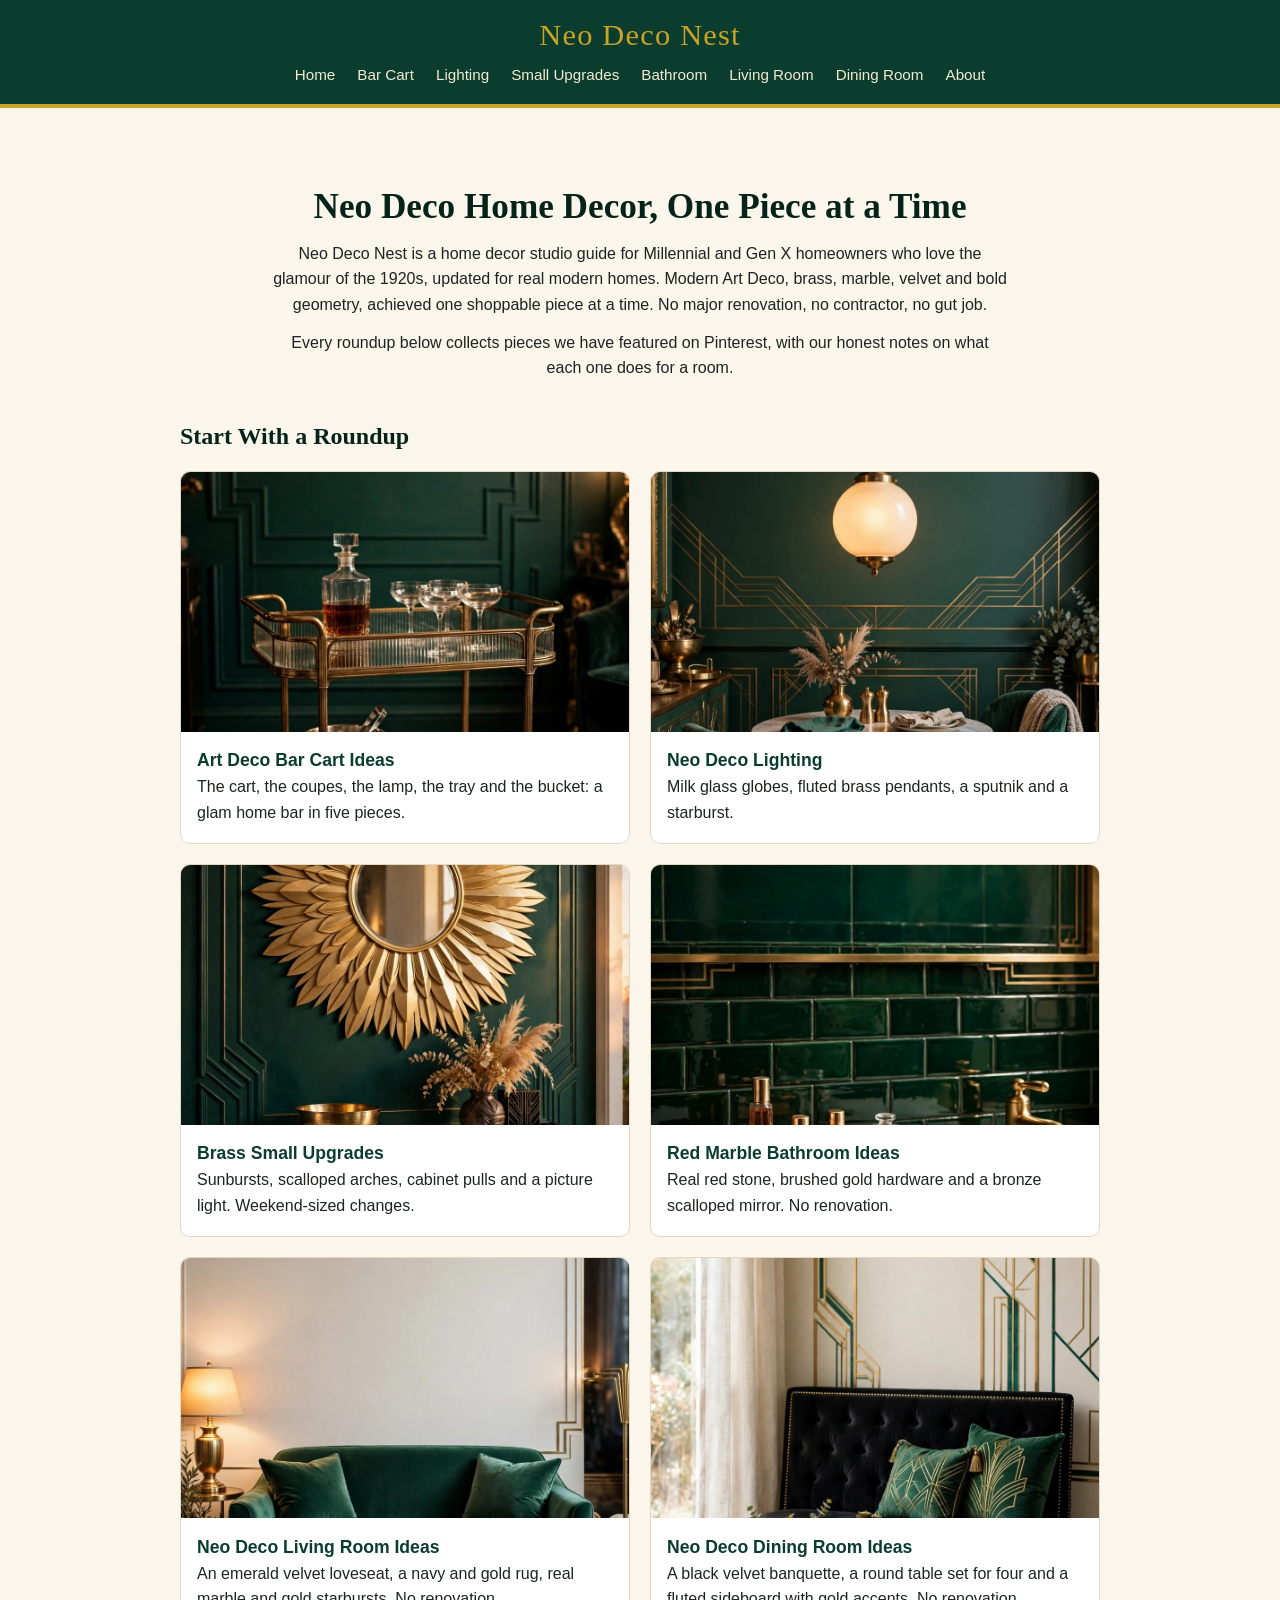
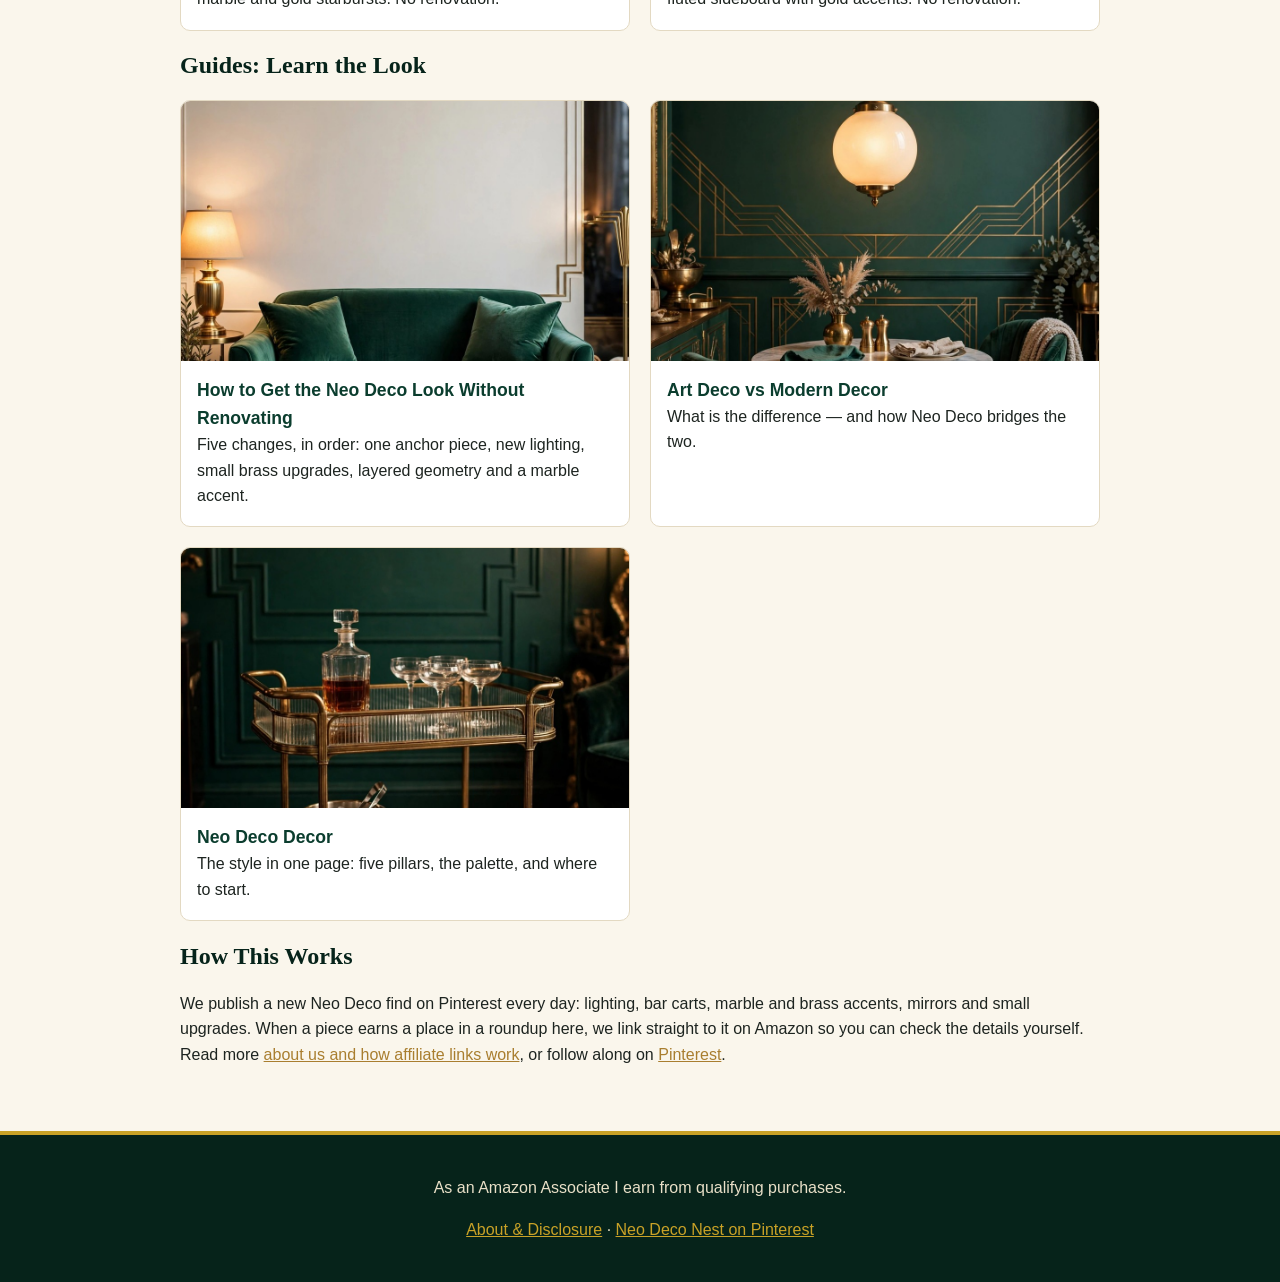
<file: index.html>
<!DOCTYPE html>
<html lang="en">
<head>
  <meta charset="utf-8">
  <meta name="viewport" content="width=device-width, initial-scale=1">
  <title>Neo Deco Nest | Neo Deco Home Decor Ideas, One Piece at a Time</title>
  <meta name="description" content="Neo Deco home decor ideas for Millennial and Gen X homes: modern Art Deco glamour in brass, marble and bold geometry, one shoppable piece at a time, no renovation needed.">
  <meta name="p:domain_verify" content="8adfed2df7e66b7f47789039637cab0e"/>
  <link rel="stylesheet" href="style.css">
</head>
<body>
  <header class="site-header">
    <p class="brand"><a href="index.html">Neo Deco Nest</a></p>
    <nav class="site-nav">
      <a href="index.html">Home</a>
      <a href="art-deco-bar-cart.html">Bar Cart</a>
      <a href="neo-deco-lighting.html">Lighting</a>
      <a href="brass-small-upgrades.html">Small Upgrades</a>
      <a href="red-marble-bathroom.html">Bathroom</a>
      <a href="neo-deco-living-room.html">Living Room</a>
      <a href="neo-deco-dining-room.html">Dining Room</a>
      <a href="about.html">About</a>
    </nav>
  </header>
  <main>
    <section class="hero">
      <h1>Neo Deco Home Decor, One Piece at a Time</h1>
      <p>Neo Deco Nest is a home decor studio guide for Millennial and Gen X homeowners who love the glamour of the 1920s, updated for real modern homes. Modern Art Deco, brass, marble, velvet and bold geometry, achieved one shoppable piece at a time. No major renovation, no contractor, no gut job.</p>
      <p>Every roundup below collects pieces we have featured on Pinterest, with our honest notes on what each one does for a room.</p>
    </section>
    <section>
      <h2>Start With a Roundup</h2>
      <div class="card-grid">
        <a class="card" href="art-deco-bar-cart.html">
          <img src="assets/bar-cart.jpg" alt="Gold and glass bar cart corner" loading="lazy">
          <span class="card-body"><strong>Art Deco Bar Cart Ideas</strong><br>The cart, the coupes, the lamp, the tray and the bucket: a glam home bar in five pieces.</span>
        </a>
        <a class="card" href="neo-deco-lighting.html">
          <img src="assets/globe-pendant.jpg" alt="Gold globe pendant light" loading="lazy">
          <span class="card-body"><strong>Neo Deco Lighting</strong><br>Milk glass globes, fluted brass pendants, a sputnik and a starburst.</span>
        </a>
        <a class="card" href="brass-small-upgrades.html">
          <img src="assets/sunburst-mirror.jpg" alt="Gold sunburst mirror above a console" loading="lazy">
          <span class="card-body"><strong>Brass Small Upgrades</strong><br>Sunbursts, scalloped arches, cabinet pulls and a picture light. Weekend-sized changes.</span>
        </a>
        <a class="card" href="red-marble-bathroom.html">
          <img src="assets/red-marble-tray.jpg" alt="Red marble tray on a bathroom vanity" loading="lazy">
          <span class="card-body"><strong>Red Marble Bathroom Ideas</strong><br>Real red stone, brushed gold hardware and a bronze scalloped mirror. No renovation.</span>
        </a>
        <a class="card" href="neo-deco-living-room.html">
          <img src="assets/emerald-velvet-loveseat.jpg" alt="Emerald velvet loveseat with gold legs in a Neo Deco living room" loading="lazy">
          <span class="card-body"><strong>Neo Deco Living Room Ideas</strong><br>An emerald velvet loveseat, a navy and gold rug, real marble and gold starbursts. No renovation.</span>
        </a>
        <a class="card" href="neo-deco-dining-room.html">
          <img src="assets/velvet-banquette-bench.jpg" alt="Black velvet banquette bench with gold legs in a Neo Deco dining room" loading="lazy">
          <span class="card-body"><strong>Neo Deco Dining Room Ideas</strong><br>A black velvet banquette, a round table set for four and a fluted sideboard with gold accents. No renovation.</span>
        </a>
      </div>
    </section>
    <section>
      <h2>Guides: Learn the Look</h2>
      <div class="card-grid">
        <a class="card" href="how-to-get-neo-deco-look-without-renovating.html">
          <img src="assets/emerald-velvet-loveseat.jpg" alt="Emerald velvet loveseat with gold legs in a Neo Deco living room" loading="lazy">
          <span class="card-body"><strong>How to Get the Neo Deco Look Without Renovating</strong><br>Five changes, in order: one anchor piece, new lighting, small brass upgrades, layered geometry and a marble accent.</span>
        </a>
        <a class="card" href="art-deco-vs-modern-decor.html">
          <img src="assets/globe-pendant.jpg" alt="Gold globe pendant light" loading="lazy">
          <span class="card-body"><strong>Art Deco vs Modern Decor</strong><br>What is the difference — and how Neo Deco bridges the two.</span>
        </a>
        <a class="card" href="neo-deco-decor.html">
          <img src="assets/bar-cart.jpg" alt="Gold and glass bar cart corner" loading="lazy">
          <span class="card-body"><strong>Neo Deco Decor</strong><br>The style in one page: five pillars, the palette, and where to start.</span>
        </a>
      </div>
    </section>
    <section>
      <h2>How This Works</h2>
      <p>We publish a new Neo Deco find on Pinterest every day: lighting, bar carts, marble and brass accents, mirrors and small upgrades. When a piece earns a place in a roundup here, we link straight to it on Amazon so you can check the details yourself. Read more <a href="about.html">about us and how affiliate links work</a>, or follow along on <a href="https://www.pinterest.com/neodeconesthome/" rel="noopener">Pinterest</a>.</p>
    </section>
  </main>
  <footer class="site-footer">
    <p>As an Amazon Associate I earn from qualifying purchases.</p>
    <p><a href="about.html">About &amp; Disclosure</a> &middot; <a href="https://www.pinterest.com/neodeconesthome/" rel="noopener">Neo Deco Nest on Pinterest</a></p>
  </footer>
</body>
</html>
</file>
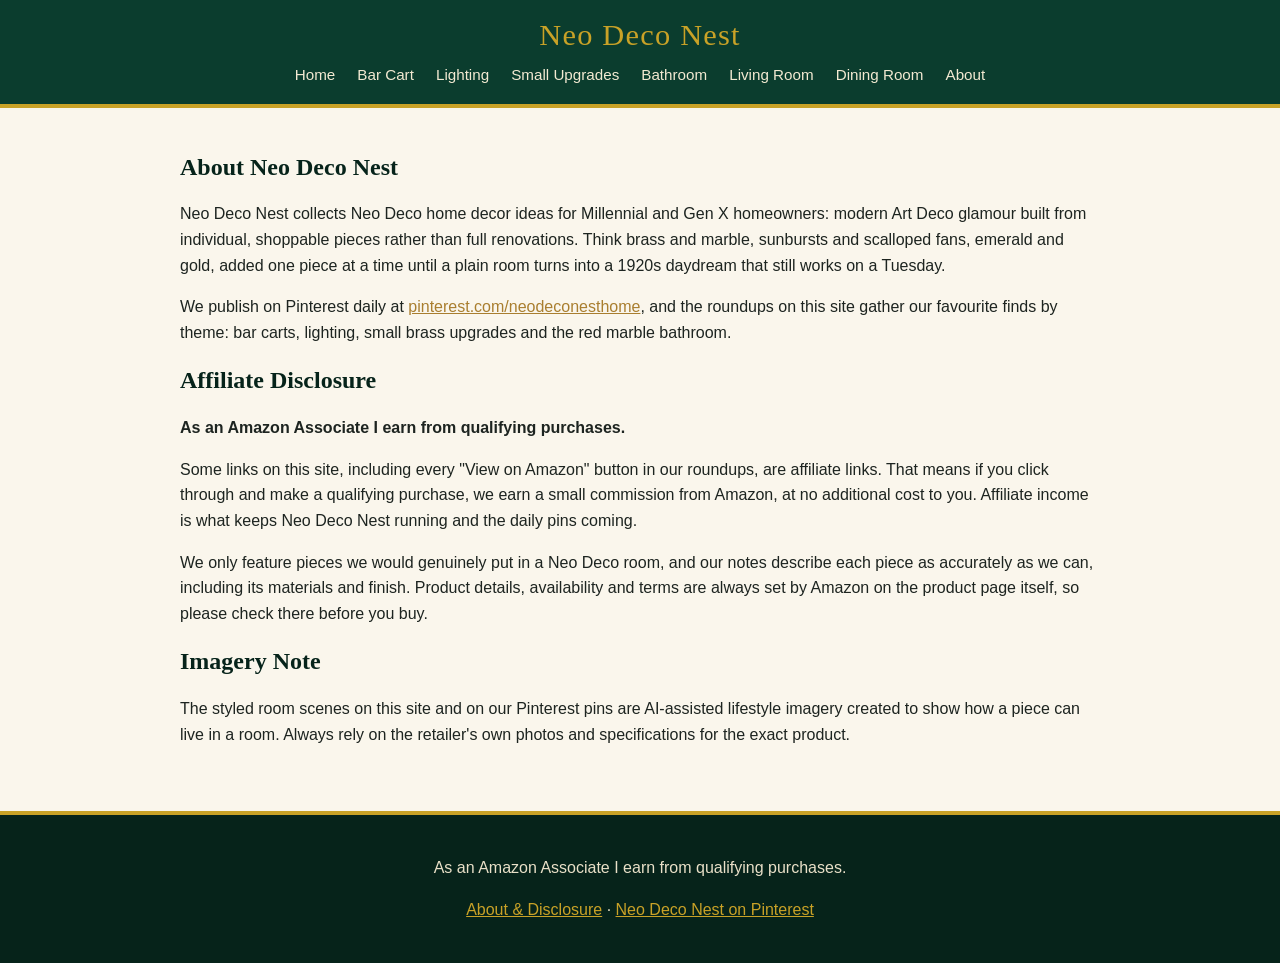
<file: about.html>
<!DOCTYPE html>
<html lang="en">
<head>
  <meta charset="utf-8">
  <meta name="viewport" content="width=device-width, initial-scale=1">
  <title>About &amp; Disclosure | Neo Deco Nest</title>
  <meta name="description" content="About Neo Deco Nest and our affiliate disclosure. As an Amazon Associate I earn from qualifying purchases.">
  <link rel="stylesheet" href="style.css">
</head>
<body>
  <header class="site-header">
    <p class="brand"><a href="index.html">Neo Deco Nest</a></p>
    <nav class="site-nav">
      <a href="index.html">Home</a>
      <a href="art-deco-bar-cart.html">Bar Cart</a>
      <a href="neo-deco-lighting.html">Lighting</a>
      <a href="brass-small-upgrades.html">Small Upgrades</a>
      <a href="red-marble-bathroom.html">Bathroom</a>
      <a href="neo-deco-living-room.html">Living Room</a>
      <a href="neo-deco-dining-room.html">Dining Room</a>
      <a href="about.html">About</a>
    </nav>
  </header>
  <main>
    <article class="roundup">
      <h1>About Neo Deco Nest</h1>
      <p>Neo Deco Nest collects Neo Deco home decor ideas for Millennial and Gen X homeowners: modern Art Deco glamour built from individual, shoppable pieces rather than full renovations. Think brass and marble, sunbursts and scalloped fans, emerald and gold, added one piece at a time until a plain room turns into a 1920s daydream that still works on a Tuesday.</p>
      <p>We publish on Pinterest daily at <a href="https://www.pinterest.com/neodeconesthome/" rel="noopener">pinterest.com/neodeconesthome</a>, and the roundups on this site gather our favourite finds by theme: bar carts, lighting, small brass upgrades and the red marble bathroom.</p>
      <h2>Affiliate Disclosure</h2>
      <p><strong>As an Amazon Associate I earn from qualifying purchases.</strong></p>
      <p>Some links on this site, including every "View on Amazon" button in our roundups, are affiliate links. That means if you click through and make a qualifying purchase, we earn a small commission from Amazon, at no additional cost to you. Affiliate income is what keeps Neo Deco Nest running and the daily pins coming.</p>
      <p>We only feature pieces we would genuinely put in a Neo Deco room, and our notes describe each piece as accurately as we can, including its materials and finish. Product details, availability and terms are always set by Amazon on the product page itself, so please check there before you buy.</p>
      <h2>Imagery Note</h2>
      <p>The styled room scenes on this site and on our Pinterest pins are AI-assisted lifestyle imagery created to show how a piece can live in a room. Always rely on the retailer's own photos and specifications for the exact product.</p>
    </article>
  </main>
  <footer class="site-footer">
    <p>As an Amazon Associate I earn from qualifying purchases.</p>
    <p><a href="about.html">About &amp; Disclosure</a> &middot; <a href="https://www.pinterest.com/neodeconesthome/" rel="noopener">Neo Deco Nest on Pinterest</a></p>
  </footer>
</body>
</html>
</file>
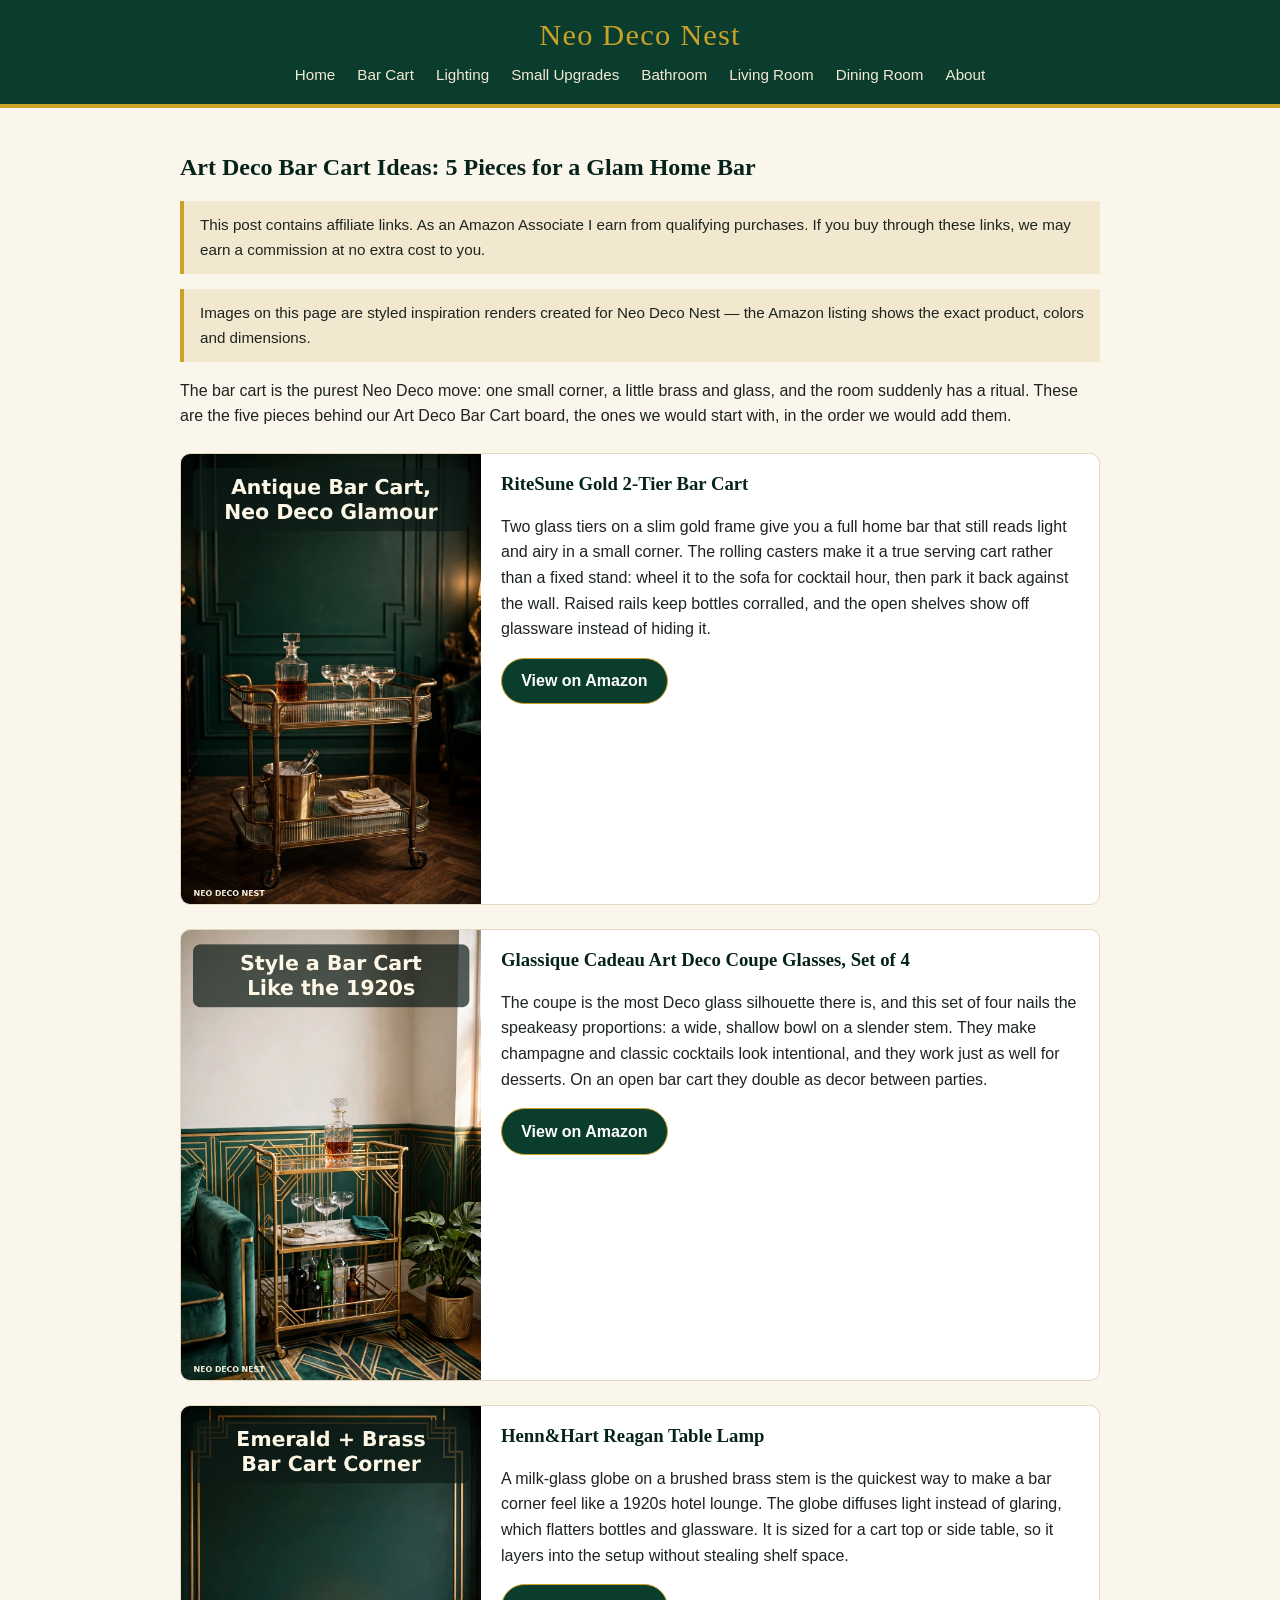
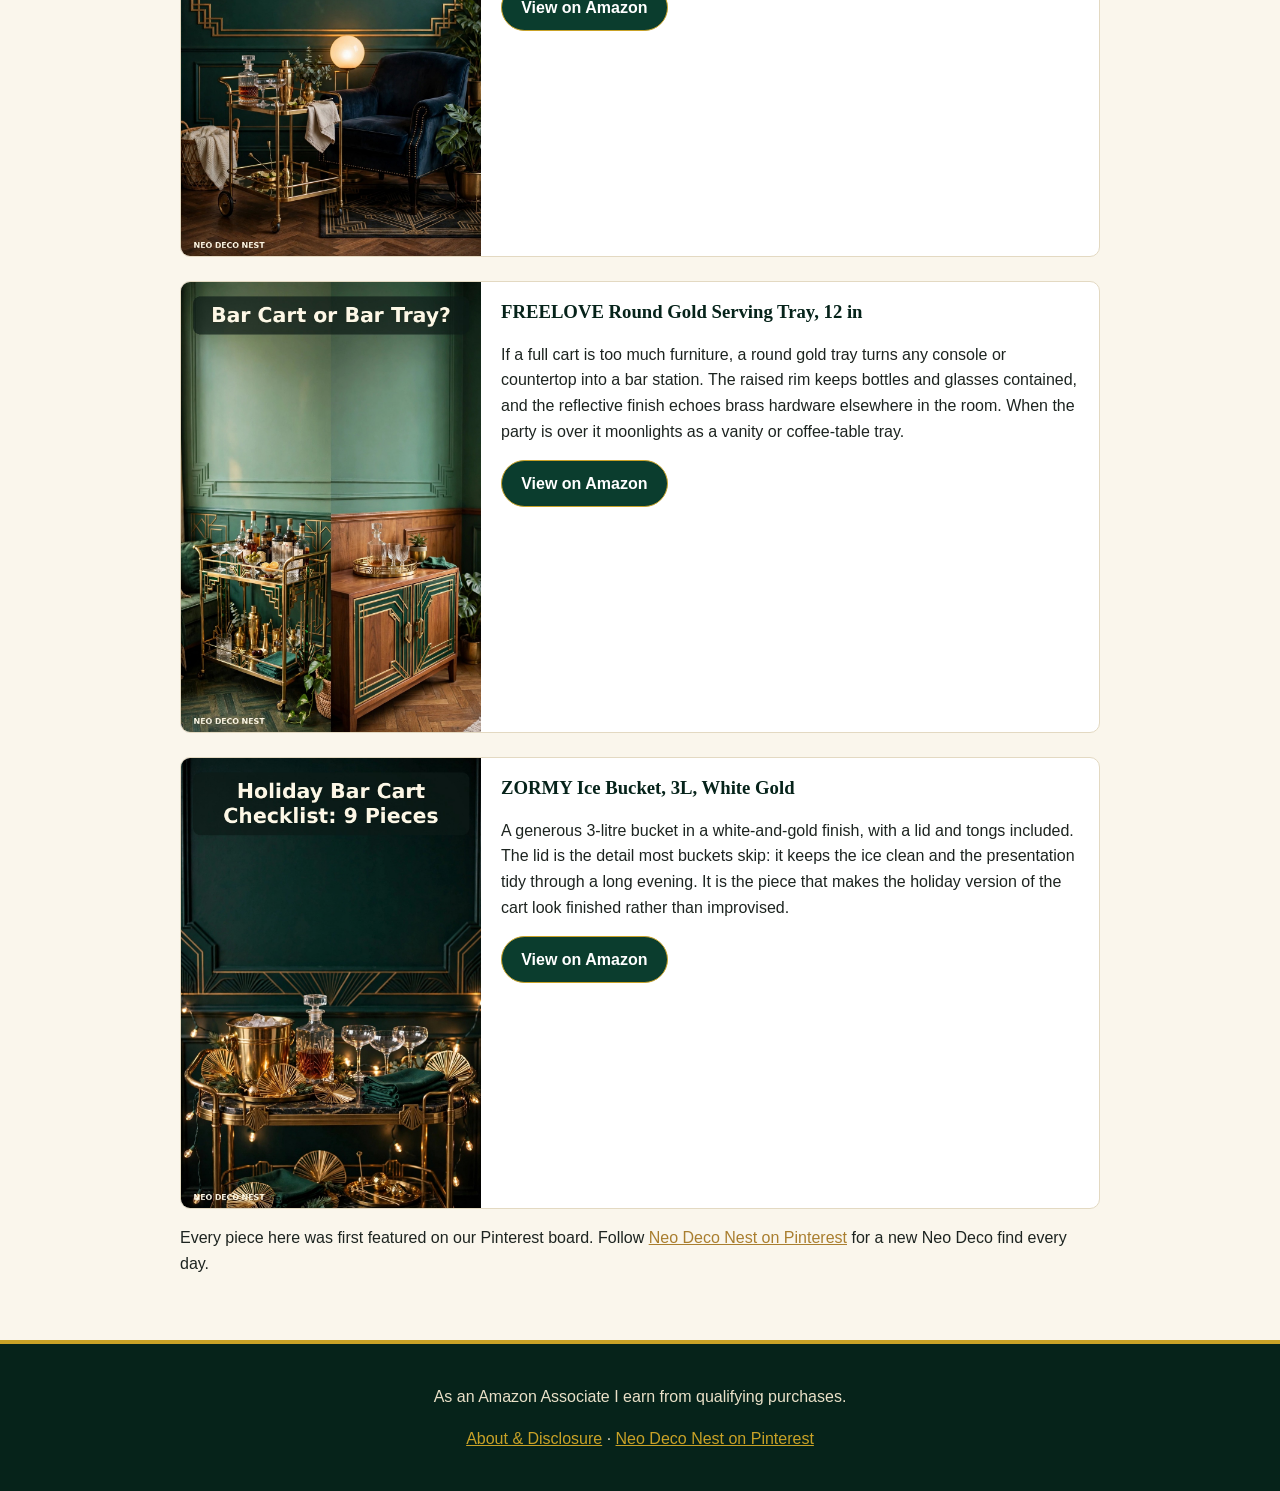
<file: art-deco-bar-cart.html>
<!DOCTYPE html>
<html lang="en">
<head>
  <meta charset="utf-8">
  <meta name="viewport" content="width=device-width, initial-scale=1">
  <title>Art Deco Bar Cart Ideas: 5 Pieces for a Glam Home Bar | Neo Deco Nest</title>
  <meta name="description" content="Five shoppable pieces for a Neo Deco bar cart corner: a brass and glass cart, coupe glasses, a globe lamp, a gold tray and an ice bucket. No renovation needed.">
  <link rel="stylesheet" href="style.css">
</head>
<body>
  <header class="site-header">
    <p class="brand"><a href="index.html">Neo Deco Nest</a></p>
    <nav class="site-nav">
      <a href="index.html">Home</a>
      <a href="art-deco-bar-cart.html">Bar Cart</a>
      <a href="neo-deco-lighting.html">Lighting</a>
      <a href="brass-small-upgrades.html">Small Upgrades</a>
      <a href="red-marble-bathroom.html">Bathroom</a>
      <a href="neo-deco-living-room.html">Living Room</a>
      <a href="neo-deco-dining-room.html">Dining Room</a>
      <a href="about.html">About</a>
    </nav>
  </header>
  <main>
    <article class="roundup">
      <h1>Art Deco Bar Cart Ideas: 5 Pieces for a Glam Home Bar</h1>
      <p class="disclosure">This post contains affiliate links. As an Amazon Associate I earn from qualifying purchases. If you buy through these links, we may earn a commission at no extra cost to you.</p>
      <p class="disclosure">Images on this page are styled inspiration renders created for Neo Deco Nest — the Amazon listing shows the exact product, colors and dimensions.</p>
      <p class="intro">The bar cart is the purest Neo Deco move: one small corner, a little brass and glass, and the room suddenly has a ritual. These are the five pieces behind our Art Deco Bar Cart board, the ones we would start with, in the order we would add them.</p>
      <div class="product-list">
      <article class="product">
        <img src="assets/bar-cart.jpg" alt="Gold and glass two-tier bar cart styled with bottles and glassware" loading="lazy">
        <div class="product-body">
          <h3>RiteSune Gold 2-Tier Bar Cart</h3>
          <p>Two glass tiers on a slim gold frame give you a full home bar that still reads light and airy in a small corner. The rolling casters make it a true serving cart rather than a fixed stand: wheel it to the sofa for cocktail hour, then park it back against the wall. Raised rails keep bottles corralled, and the open shelves show off glassware instead of hiding it.</p>
          <p><a class="btn" href="https://www.amazon.com/RiteSune-Rolling-Serving-Shelves-Beverage/dp/B0D129JQY2?th=1&amp;linkCode=ll2&amp;tag=nd-b1p01-20&amp;linkId=9b731bbe70d64eed105b9c4a1e754408&amp;language=en_US&amp;gaOptInStatus=true&amp;ref_=as_li_ss_tl" rel="sponsored nofollow noopener">View on Amazon</a></p>
        </div>
      </article>
      <article class="product">
        <img src="assets/coupe-glasses.jpg" alt="Art Deco coupe glasses styled on a bar cart" loading="lazy">
        <div class="product-body">
          <h3>Glassique Cadeau Art Deco Coupe Glasses, Set of 4</h3>
          <p>The coupe is the most Deco glass silhouette there is, and this set of four nails the speakeasy proportions: a wide, shallow bowl on a slender stem. They make champagne and classic cocktails look intentional, and they work just as well for desserts. On an open bar cart they double as decor between parties.</p>
          <p><a class="btn" href="https://www.amazon.com/Art-Deco-Coupe-Glasses-Cocktail-Champagne-Speakeasy/dp/B0974RF12M?&amp;linkCode=ll2&amp;tag=nd-b1p02-20&amp;linkId=56ec42dcf990fdfb9e95a7aa1b1d08c6&amp;language=en_US&amp;gaOptInStatus=true&amp;ref_=as_li_ss_tl" rel="sponsored nofollow noopener">View on Amazon</a></p>
        </div>
      </article>
      <article class="product">
        <img src="assets/reagan-table-lamp.jpg" alt="Brass table lamp with a milk glass globe beside a bar cart corner" loading="lazy">
        <div class="product-body">
          <h3>Henn&amp;Hart Reagan Table Lamp</h3>
          <p>A milk-glass globe on a brushed brass stem is the quickest way to make a bar corner feel like a 1920s hotel lounge. The globe diffuses light instead of glaring, which flatters bottles and glassware. It is sized for a cart top or side table, so it layers into the setup without stealing shelf space.</p>
          <p><a class="btn" href="https://www.amazon.com/dp/B07QCQNZ12?th=1&amp;linkCode=ll2&amp;tag=nd-b1p03-20&amp;linkId=56bb56dfa2ca04f5e06b5166a2a58638&amp;language=en_US&amp;gaOptInStatus=true&amp;ref_=as_li_ss_tl" rel="sponsored nofollow noopener">View on Amazon</a></p>
        </div>
      </article>
      <article class="product">
        <img src="assets/gold-serving-tray.jpg" alt="Round gold serving tray used as a compact bar station" loading="lazy">
        <div class="product-body">
          <h3>FREELOVE Round Gold Serving Tray, 12 in</h3>
          <p>If a full cart is too much furniture, a round gold tray turns any console or countertop into a bar station. The raised rim keeps bottles and glasses contained, and the reflective finish echoes brass hardware elsewhere in the room. When the party is over it moonlights as a vanity or coffee-table tray.</p>
          <p><a class="btn" href="https://www.amazon.com/FREELOVE-Decorative-Platters-Comestics-Round/dp/B09FHPF82P?th=1&amp;linkCode=ll2&amp;tag=nd-b1p04-20&amp;linkId=c58d8f60495a64fe23c9dbfd0f191fb8&amp;language=en_US&amp;gaOptInStatus=true&amp;ref_=as_li_ss_tl" rel="sponsored nofollow noopener">View on Amazon</a></p>
        </div>
      </article>
      <article class="product">
        <img src="assets/ice-bucket.jpg" alt="White and gold ice bucket with lid and tongs on a holiday bar cart" loading="lazy">
        <div class="product-body">
          <h3>ZORMY Ice Bucket, 3L, White Gold</h3>
          <p>A generous 3-litre bucket in a white-and-gold finish, with a lid and tongs included. The lid is the detail most buckets skip: it keeps the ice clean and the presentation tidy through a long evening. It is the piece that makes the holiday version of the cart look finished rather than improvised.</p>
          <p><a class="btn" href="https://www.amazon.com/dp/B0DYTRY119?lv=shuf&amp;channelId=704&amp;linkCode=ll2&amp;tag=nd-b1p05-20&amp;linkId=f0f3b56998e569903f65468b5b64469d&amp;language=en_US&amp;gaOptInStatus=true&amp;ref_=as_li_ss_tl" rel="sponsored nofollow noopener">View on Amazon</a></p>
        </div>
      </article>
      </div>
      <p class="closing">Every piece here was first featured on our Pinterest board. Follow <a href="https://www.pinterest.com/neodeconesthome/" rel="noopener">Neo Deco Nest on Pinterest</a> for a new Neo Deco find every day.</p>
    </article>
  </main>
  <footer class="site-footer">
    <p>As an Amazon Associate I earn from qualifying purchases.</p>
    <p><a href="about.html">About &amp; Disclosure</a> &middot; <a href="https://www.pinterest.com/neodeconesthome/" rel="noopener">Neo Deco Nest on Pinterest</a></p>
  </footer>
</body>
</html>
</file>
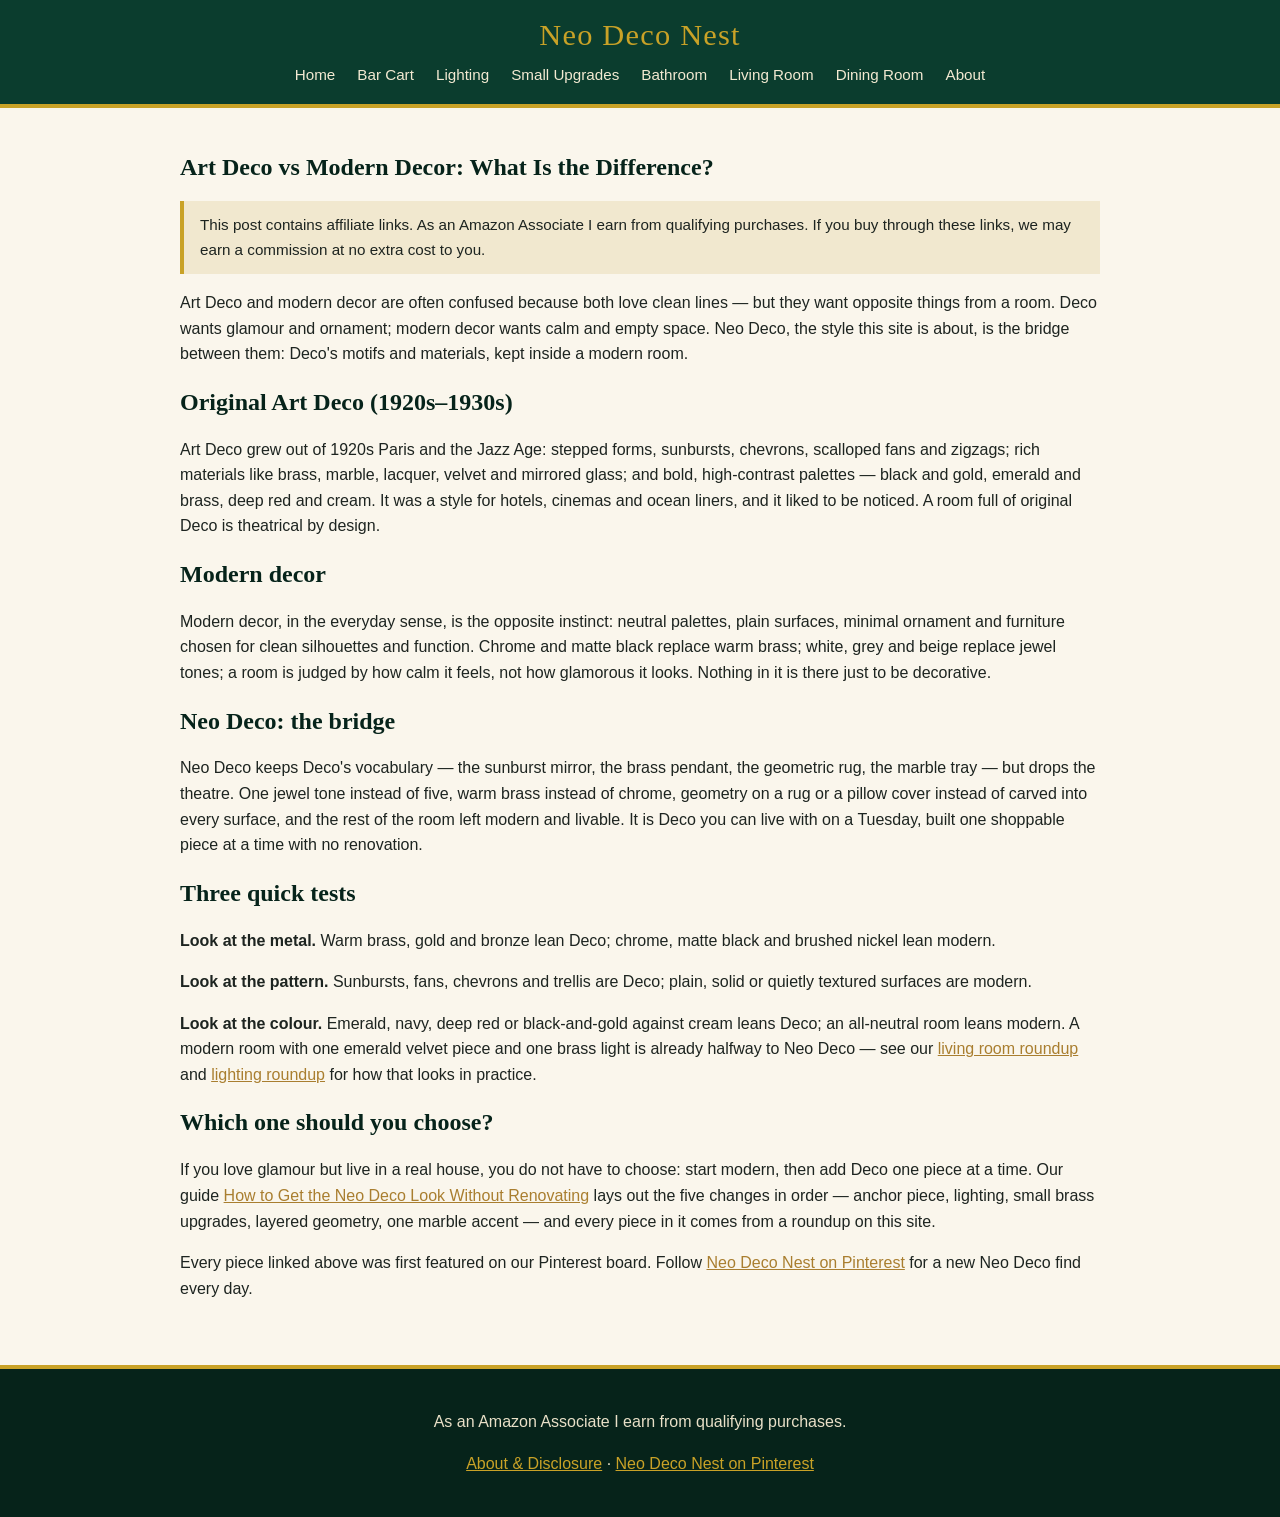
<file: art-deco-vs-modern-decor.html>
<!DOCTYPE html>
<html lang="en">
<head>
  <meta charset="utf-8">
  <meta name="viewport" content="width=device-width, initial-scale=1">
  <title>Art Deco vs Modern Decor: What Is the Difference? | Neo Deco Nest</title>
  <meta name="description" content="Art Deco vs modern decor, explained simply: original 1920s Deco is ornate, geometric and glamorous; modern decor is minimal and neutral. Neo Deco is the bridge between them.">
  <link rel="stylesheet" href="style.css">
</head>
<body>
  <header class="site-header">
    <p class="brand"><a href="index.html">Neo Deco Nest</a></p>
    <nav class="site-nav">
      <a href="index.html">Home</a>
      <a href="art-deco-bar-cart.html">Bar Cart</a>
      <a href="neo-deco-lighting.html">Lighting</a>
      <a href="brass-small-upgrades.html">Small Upgrades</a>
      <a href="red-marble-bathroom.html">Bathroom</a>
      <a href="neo-deco-living-room.html">Living Room</a>
      <a href="neo-deco-dining-room.html">Dining Room</a>
      <a href="about.html">About</a>
    </nav>
  </header>
  <main>
    <article class="roundup">
      <h1>Art Deco vs Modern Decor: What Is the Difference?</h1>
      <p class="disclosure">This post contains affiliate links. As an Amazon Associate I earn from qualifying purchases. If you buy through these links, we may earn a commission at no extra cost to you.</p>
      <p class="intro">Art Deco and modern decor are often confused because both love clean lines — but they want opposite things from a room. Deco wants glamour and ornament; modern decor wants calm and empty space. Neo Deco, the style this site is about, is the bridge between them: Deco's motifs and materials, kept inside a modern room.</p>

      <h2>Original Art Deco (1920s–1930s)</h2>
      <p>Art Deco grew out of 1920s Paris and the Jazz Age: stepped forms, sunbursts, chevrons, scalloped fans and zigzags; rich materials like brass, marble, lacquer, velvet and mirrored glass; and bold, high-contrast palettes — black and gold, emerald and brass, deep red and cream. It was a style for hotels, cinemas and ocean liners, and it liked to be noticed. A room full of original Deco is theatrical by design.</p>

      <h2>Modern decor</h2>
      <p>Modern decor, in the everyday sense, is the opposite instinct: neutral palettes, plain surfaces, minimal ornament and furniture chosen for clean silhouettes and function. Chrome and matte black replace warm brass; white, grey and beige replace jewel tones; a room is judged by how calm it feels, not how glamorous it looks. Nothing in it is there just to be decorative.</p>

      <h2>Neo Deco: the bridge</h2>
      <p>Neo Deco keeps Deco's vocabulary — the sunburst mirror, the brass pendant, the geometric rug, the marble tray — but drops the theatre. One jewel tone instead of five, warm brass instead of chrome, geometry on a rug or a pillow cover instead of carved into every surface, and the rest of the room left modern and livable. It is Deco you can live with on a Tuesday, built one shoppable piece at a time with no renovation.</p>

      <h2>Three quick tests</h2>
      <p><strong>Look at the metal.</strong> Warm brass, gold and bronze lean Deco; chrome, matte black and brushed nickel lean modern.</p>
      <p><strong>Look at the pattern.</strong> Sunbursts, fans, chevrons and trellis are Deco; plain, solid or quietly textured surfaces are modern.</p>
      <p><strong>Look at the colour.</strong> Emerald, navy, deep red or black-and-gold against cream leans Deco; an all-neutral room leans modern. A modern room with one emerald velvet piece and one brass light is already halfway to Neo Deco — see our <a href="neo-deco-living-room.html">living room roundup</a> and <a href="neo-deco-lighting.html">lighting roundup</a> for how that looks in practice.</p>

      <h2>Which one should you choose?</h2>
      <p>If you love glamour but live in a real house, you do not have to choose: start modern, then add Deco one piece at a time. Our guide <a href="how-to-get-neo-deco-look-without-renovating.html">How to Get the Neo Deco Look Without Renovating</a> lays out the five changes in order — anchor piece, lighting, small brass upgrades, layered geometry, one marble accent — and every piece in it comes from a roundup on this site.</p>
      <p class="closing">Every piece linked above was first featured on our Pinterest board. Follow <a href="https://www.pinterest.com/neodeconesthome/" rel="noopener">Neo Deco Nest on Pinterest</a> for a new Neo Deco find every day.</p>
    </article>
  </main>
  <footer class="site-footer">
    <p>As an Amazon Associate I earn from qualifying purchases.</p>
    <p><a href="about.html">About &amp; Disclosure</a> &middot; <a href="https://www.pinterest.com/neodeconesthome/" rel="noopener">Neo Deco Nest on Pinterest</a></p>
  </footer>
</body>
</html>
</file>
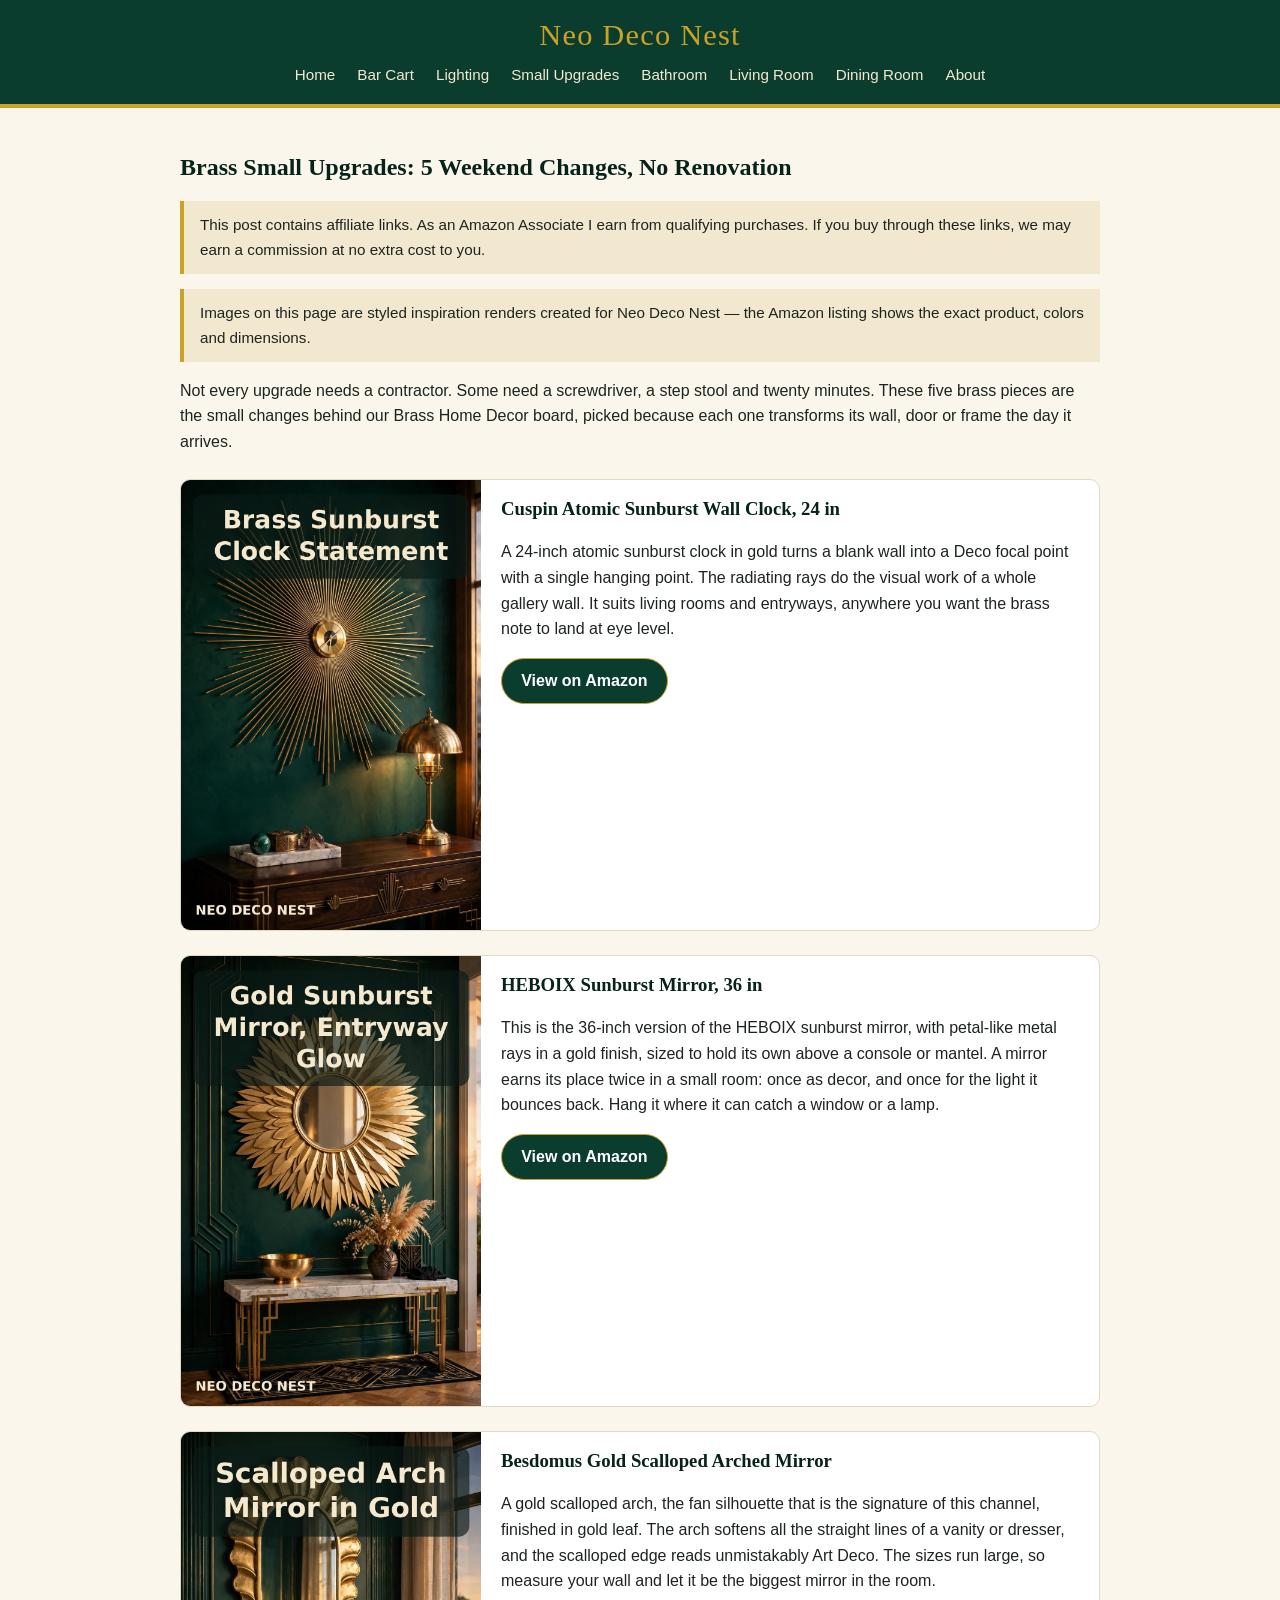
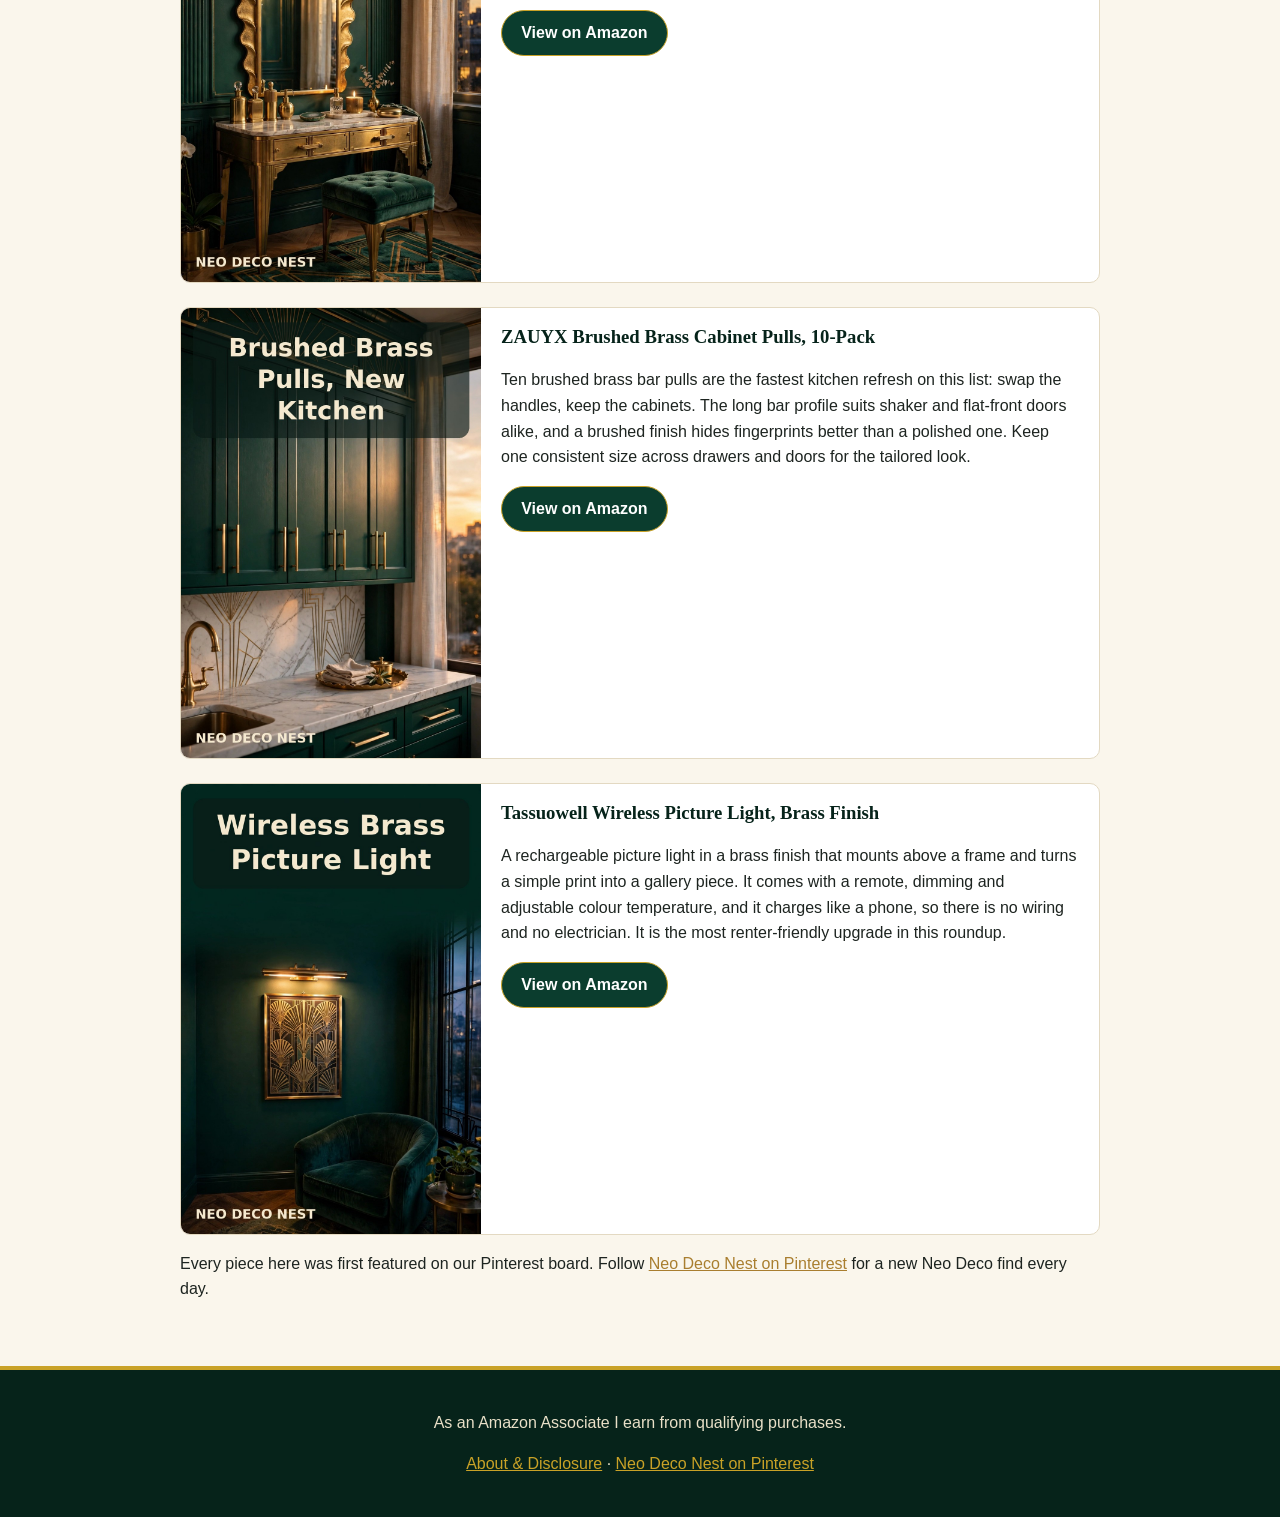
<file: brass-small-upgrades.html>
<!DOCTYPE html>
<html lang="en">
<head>
  <meta charset="utf-8">
  <meta name="viewport" content="width=device-width, initial-scale=1">
  <title>Brass Small Upgrades: 5 Weekend Changes, No Renovation | Neo Deco Nest</title>
  <meta name="description" content="Five small brass upgrades with outsized effect: a sunburst clock, a sunburst mirror, a scalloped arch mirror, cabinet pulls and a wireless picture light.">
  <link rel="stylesheet" href="style.css">
</head>
<body>
  <header class="site-header">
    <p class="brand"><a href="index.html">Neo Deco Nest</a></p>
    <nav class="site-nav">
      <a href="index.html">Home</a>
      <a href="art-deco-bar-cart.html">Bar Cart</a>
      <a href="neo-deco-lighting.html">Lighting</a>
      <a href="brass-small-upgrades.html">Small Upgrades</a>
      <a href="red-marble-bathroom.html">Bathroom</a>
      <a href="neo-deco-living-room.html">Living Room</a>
      <a href="neo-deco-dining-room.html">Dining Room</a>
      <a href="about.html">About</a>
    </nav>
  </header>
  <main>
    <article class="roundup">
      <h1>Brass Small Upgrades: 5 Weekend Changes, No Renovation</h1>
      <p class="disclosure">This post contains affiliate links. As an Amazon Associate I earn from qualifying purchases. If you buy through these links, we may earn a commission at no extra cost to you.</p>
      <p class="disclosure">Images on this page are styled inspiration renders created for Neo Deco Nest — the Amazon listing shows the exact product, colors and dimensions.</p>
      <p class="intro">Not every upgrade needs a contractor. Some need a screwdriver, a step stool and twenty minutes. These five brass pieces are the small changes behind our Brass Home Decor board, picked because each one transforms its wall, door or frame the day it arrives.</p>
      <div class="product-list">
      <article class="product">
        <img src="assets/sunburst-clock.jpg" alt="Gold atomic sunburst wall clock on a living room wall" loading="lazy">
        <div class="product-body">
          <h3>Cuspin Atomic Sunburst Wall Clock, 24 in</h3>
          <p>A 24-inch atomic sunburst clock in gold turns a blank wall into a Deco focal point with a single hanging point. The radiating rays do the visual work of a whole gallery wall. It suits living rooms and entryways, anywhere you want the brass note to land at eye level.</p>
          <p><a class="btn" href="https://www.amazon.com/Cuspin-24-Wall-Clock-Decorative/dp/B0GG9W6ZRW?th=1&amp;linkCode=ll2&amp;tag=nd-b3p01-20&amp;linkId=6c1e49d0fed9b0c9cc955d94ef3ef556&amp;language=en_US&amp;gaOptInStatus=true&amp;ref_=as_li_ss_tl" rel="sponsored nofollow noopener">View on Amazon</a></p>
        </div>
      </article>
      <article class="product">
        <img src="assets/sunburst-mirror.jpg" alt="Large gold sunburst mirror with petal rays above an entryway console" loading="lazy">
        <div class="product-body">
          <h3>HEBOIX Sunburst Mirror, 36 in</h3>
          <p>This is the 36-inch version of the HEBOIX sunburst mirror, with petal-like metal rays in a gold finish, sized to hold its own above a console or mantel. A mirror earns its place twice in a small room: once as decor, and once for the light it bounces back. Hang it where it can catch a window or a lamp.</p>
          <p><a class="btn" href="https://www.amazon.com/HEBOIX-Sunburst-Decorative-Mirrors-Entryway/dp/B0FW39M3GC?th=1&amp;linkCode=ll2&amp;tag=nd-b3p02-20&amp;linkId=8b157fa5a94656b21e50a499487746f2&amp;language=en_US&amp;gaOptInStatus=true&amp;ref_=as_li_ss_tl" rel="sponsored nofollow noopener">View on Amazon</a></p>
        </div>
      </article>
      <article class="product">
        <img src="assets/scalloped-arch-mirror.jpg" alt="Gold scalloped arched mirror with a fan silhouette" loading="lazy">
        <div class="product-body">
          <h3>Besdomus Gold Scalloped Arched Mirror</h3>
          <p>A gold scalloped arch, the fan silhouette that is the signature of this channel, finished in gold leaf. The arch softens all the straight lines of a vanity or dresser, and the scalloped edge reads unmistakably Art Deco. The sizes run large, so measure your wall and let it be the biggest mirror in the room.</p>
          <p><a class="btn" href="https://www.amazon.com/Gold-Scalloped-Wall-Mirror-Minimalist/dp/B0F6YJQRJN?crid=2TRY5BOHBMQGN&amp;dib=eyJ2IjoiMSJ9.[base64].5H6FGSfGxMbEw-e0jsl4PssmJIUkvj-UeAy866ka5Zw&amp;dib_tag=se&amp;keywords=scalloped%2Barched%2Bmirror%2Bgold&amp;qid=1794361786&amp;s=home-garden&amp;sprefix=scalloped%2Barched%2Bmirror%2Bgold%2Cgarden%2C441&amp;sr=1-6&amp;th=1&amp;linkCode=ll2&amp;tag=nd-b3p03-20&amp;linkId=4ed75c635d9a3584d3de0d4d7d7f044a&amp;language=en_US&amp;gaOptInStatus=true&amp;ref_=as_li_ss_tl" rel="sponsored nofollow noopener">View on Amazon</a></p>
        </div>
      </article>
      <article class="product">
        <img src="assets/cabinet-pulls.jpg" alt="Brushed brass bar pulls on kitchen cabinets" loading="lazy">
        <div class="product-body">
          <h3>ZAUYX Brushed Brass Cabinet Pulls, 10-Pack</h3>
          <p>Ten brushed brass bar pulls are the fastest kitchen refresh on this list: swap the handles, keep the cabinets. The long bar profile suits shaker and flat-front doors alike, and a brushed finish hides fingerprints better than a polished one. Keep one consistent size across drawers and doors for the tailored look.</p>
          <p><a class="btn" href="https://www.amazon.com/ZAUYX-10-Pack-Brushed-Hardware-Cupboard/dp/B0DNT6RR2K?dib=eyJ2IjoiMSJ9.[base64].Dxm-movg-Vp8V_aOl7IHNHgPCvotVtXIhNROwI8TR0M&amp;dib_tag=se&amp;keywords=brushed%2Bbrass%2Bcabinet%2Bpulls%2Bpack&amp;qid=1794361344&amp;sr=8-1-spons&amp;sp_csd=d2lkZ2V0TmFtZT1zcF9hdGY&amp;th=1&amp;linkCode=ll2&amp;tag=nd-b3p04-20&amp;linkId=8eaef65d939720ea56f6556d34f69228&amp;language=en_US&amp;gaOptInStatus=true&amp;ref_=as_li_ss_tl" rel="sponsored nofollow noopener">View on Amazon</a></p>
        </div>
      </article>
      <article class="product">
        <img src="assets/picture-light.jpg" alt="Wireless brass picture light glowing above a framed artwork" loading="lazy">
        <div class="product-body">
          <h3>Tassuowell Wireless Picture Light, Brass Finish</h3>
          <p>A rechargeable picture light in a brass finish that mounts above a frame and turns a simple print into a gallery piece. It comes with a remote, dimming and adjustable colour temperature, and it charges like a phone, so there is no wiring and no electrician. It is the most renter-friendly upgrade in this roundup.</p>
          <p><a class="btn" href="https://www.amazon.com/Tassuowell-Wireless-Rechargeable-Paintings-Rotatable/dp/B0CTKQLSSM?th=1&amp;linkCode=ll2&amp;tag=nd-b3p05-20&amp;linkId=7320ea33fe4c87a7038f34957453bcfb&amp;language=en_US&amp;gaOptInStatus=true&amp;ref_=as_li_ss_tl" rel="sponsored nofollow noopener">View on Amazon</a></p>
        </div>
      </article>
      </div>
      <p class="closing">Every piece here was first featured on our Pinterest board. Follow <a href="https://www.pinterest.com/neodeconesthome/" rel="noopener">Neo Deco Nest on Pinterest</a> for a new Neo Deco find every day.</p>
    </article>
  </main>
  <footer class="site-footer">
    <p>As an Amazon Associate I earn from qualifying purchases.</p>
    <p><a href="about.html">About &amp; Disclosure</a> &middot; <a href="https://www.pinterest.com/neodeconesthome/" rel="noopener">Neo Deco Nest on Pinterest</a></p>
  </footer>
</body>
</html>
</file>
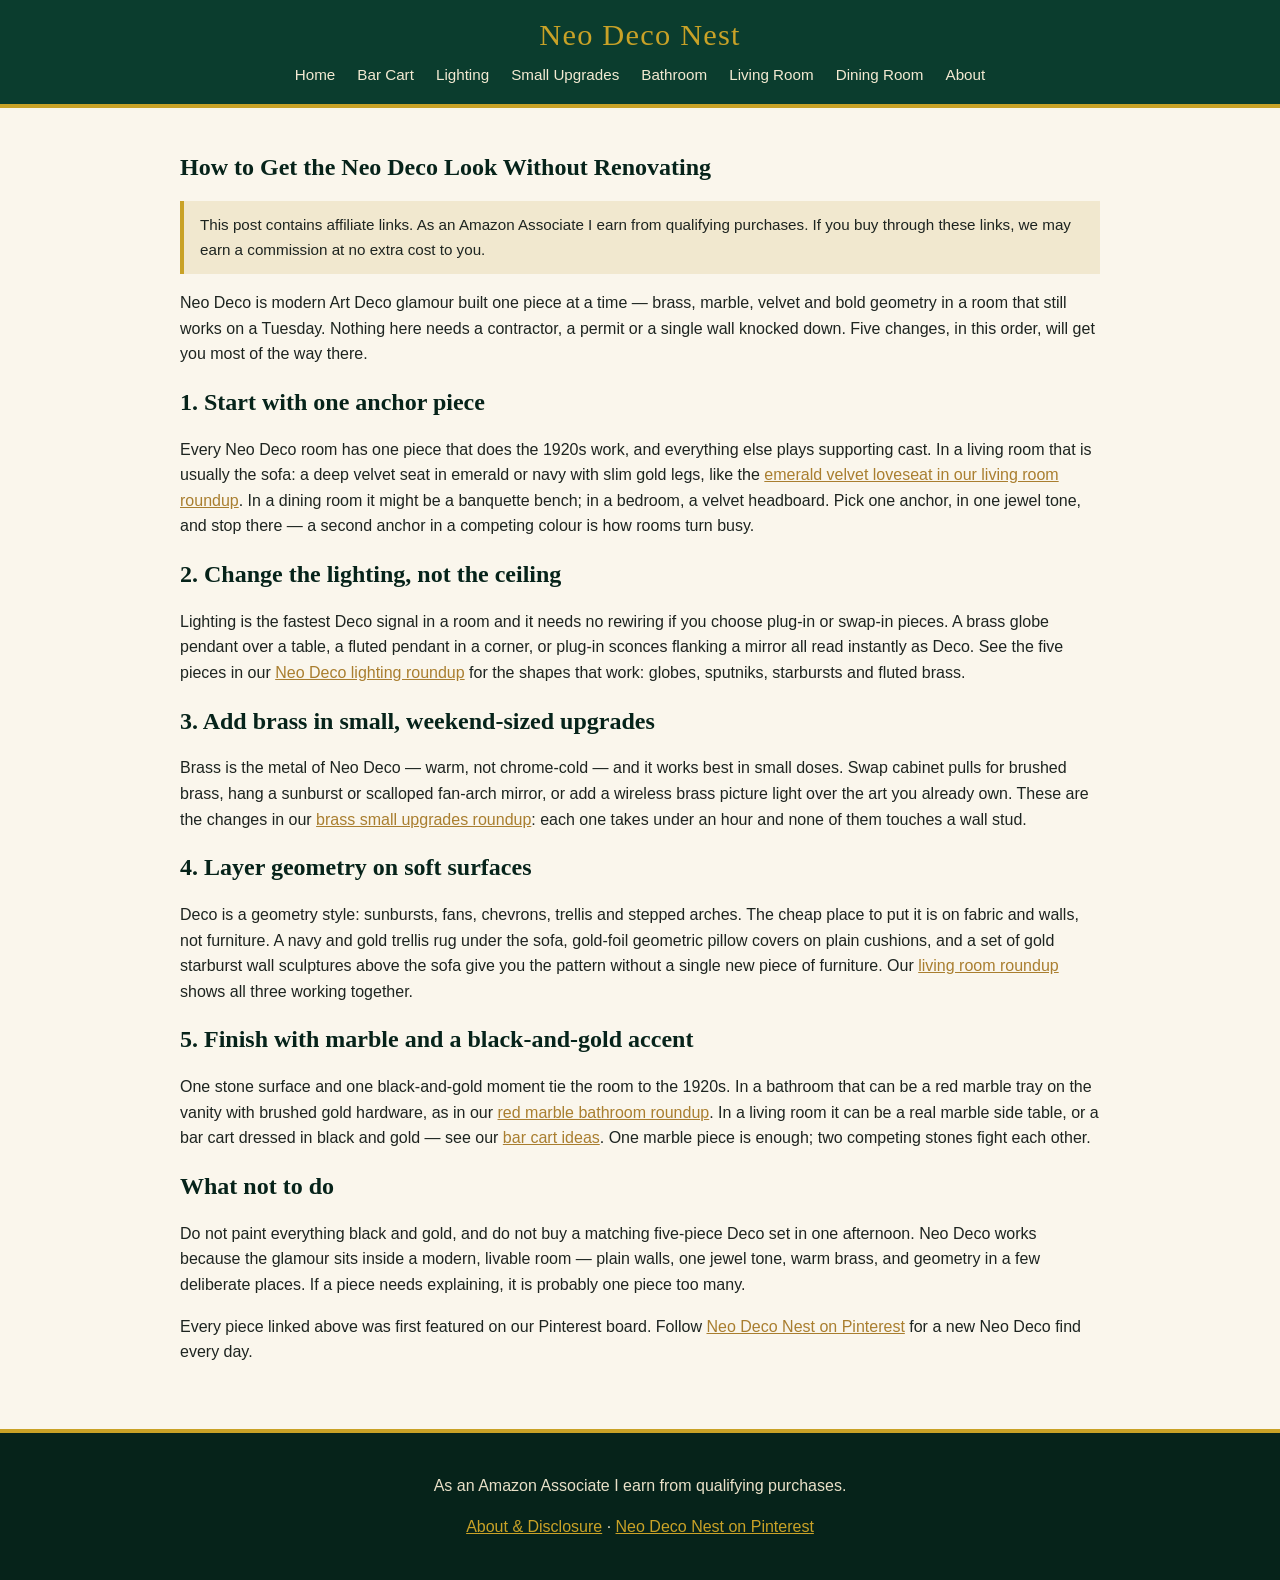
<file: how-to-get-neo-deco-look-without-renovating.html>
<!DOCTYPE html>
<html lang="en">
<head>
  <meta charset="utf-8">
  <meta name="viewport" content="width=device-width, initial-scale=1">
  <title>How to Get the Neo Deco Look Without Renovating | Neo Deco Nest</title>
  <meta name="description" content="Get the Neo Deco look with no renovation: five changes — one anchor piece, new lighting, small brass upgrades, layered geometry and a marble accent — that turn a plain room into modern 1920s glamour.">
  <link rel="stylesheet" href="style.css">
</head>
<body>
  <header class="site-header">
    <p class="brand"><a href="index.html">Neo Deco Nest</a></p>
    <nav class="site-nav">
      <a href="index.html">Home</a>
      <a href="art-deco-bar-cart.html">Bar Cart</a>
      <a href="neo-deco-lighting.html">Lighting</a>
      <a href="brass-small-upgrades.html">Small Upgrades</a>
      <a href="red-marble-bathroom.html">Bathroom</a>
      <a href="neo-deco-living-room.html">Living Room</a>
      <a href="neo-deco-dining-room.html">Dining Room</a>
      <a href="about.html">About</a>
    </nav>
  </header>
  <main>
    <article class="roundup">
      <h1>How to Get the Neo Deco Look Without Renovating</h1>
      <p class="disclosure">This post contains affiliate links. As an Amazon Associate I earn from qualifying purchases. If you buy through these links, we may earn a commission at no extra cost to you.</p>
      <p class="intro">Neo Deco is modern Art Deco glamour built one piece at a time — brass, marble, velvet and bold geometry in a room that still works on a Tuesday. Nothing here needs a contractor, a permit or a single wall knocked down. Five changes, in this order, will get you most of the way there.</p>

      <h2>1. Start with one anchor piece</h2>
      <p>Every Neo Deco room has one piece that does the 1920s work, and everything else plays supporting cast. In a living room that is usually the sofa: a deep velvet seat in emerald or navy with slim gold legs, like the <a href="neo-deco-living-room.html">emerald velvet loveseat in our living room roundup</a>. In a dining room it might be a banquette bench; in a bedroom, a velvet headboard. Pick one anchor, in one jewel tone, and stop there — a second anchor in a competing colour is how rooms turn busy.</p>

      <h2>2. Change the lighting, not the ceiling</h2>
      <p>Lighting is the fastest Deco signal in a room and it needs no rewiring if you choose plug-in or swap-in pieces. A brass globe pendant over a table, a fluted pendant in a corner, or plug-in sconces flanking a mirror all read instantly as Deco. See the five pieces in our <a href="neo-deco-lighting.html">Neo Deco lighting roundup</a> for the shapes that work: globes, sputniks, starbursts and fluted brass.</p>

      <h2>3. Add brass in small, weekend-sized upgrades</h2>
      <p>Brass is the metal of Neo Deco — warm, not chrome-cold — and it works best in small doses. Swap cabinet pulls for brushed brass, hang a sunburst or scalloped fan-arch mirror, or add a wireless brass picture light over the art you already own. These are the changes in our <a href="brass-small-upgrades.html">brass small upgrades roundup</a>: each one takes under an hour and none of them touches a wall stud.</p>

      <h2>4. Layer geometry on soft surfaces</h2>
      <p>Deco is a geometry style: sunbursts, fans, chevrons, trellis and stepped arches. The cheap place to put it is on fabric and walls, not furniture. A navy and gold trellis rug under the sofa, gold-foil geometric pillow covers on plain cushions, and a set of gold starburst wall sculptures above the sofa give you the pattern without a single new piece of furniture. Our <a href="neo-deco-living-room.html">living room roundup</a> shows all three working together.</p>

      <h2>5. Finish with marble and a black-and-gold accent</h2>
      <p>One stone surface and one black-and-gold moment tie the room to the 1920s. In a bathroom that can be a red marble tray on the vanity with brushed gold hardware, as in our <a href="red-marble-bathroom.html">red marble bathroom roundup</a>. In a living room it can be a real marble side table, or a bar cart dressed in black and gold — see our <a href="art-deco-bar-cart.html">bar cart ideas</a>. One marble piece is enough; two competing stones fight each other.</p>

      <h2>What not to do</h2>
      <p>Do not paint everything black and gold, and do not buy a matching five-piece Deco set in one afternoon. Neo Deco works because the glamour sits inside a modern, livable room — plain walls, one jewel tone, warm brass, and geometry in a few deliberate places. If a piece needs explaining, it is probably one piece too many.</p>
      <p class="closing">Every piece linked above was first featured on our Pinterest board. Follow <a href="https://www.pinterest.com/neodeconesthome/" rel="noopener">Neo Deco Nest on Pinterest</a> for a new Neo Deco find every day.</p>
    </article>
  </main>
  <footer class="site-footer">
    <p>As an Amazon Associate I earn from qualifying purchases.</p>
    <p><a href="about.html">About &amp; Disclosure</a> &middot; <a href="https://www.pinterest.com/neodeconesthome/" rel="noopener">Neo Deco Nest on Pinterest</a></p>
  </footer>
</body>
</html>
</file>
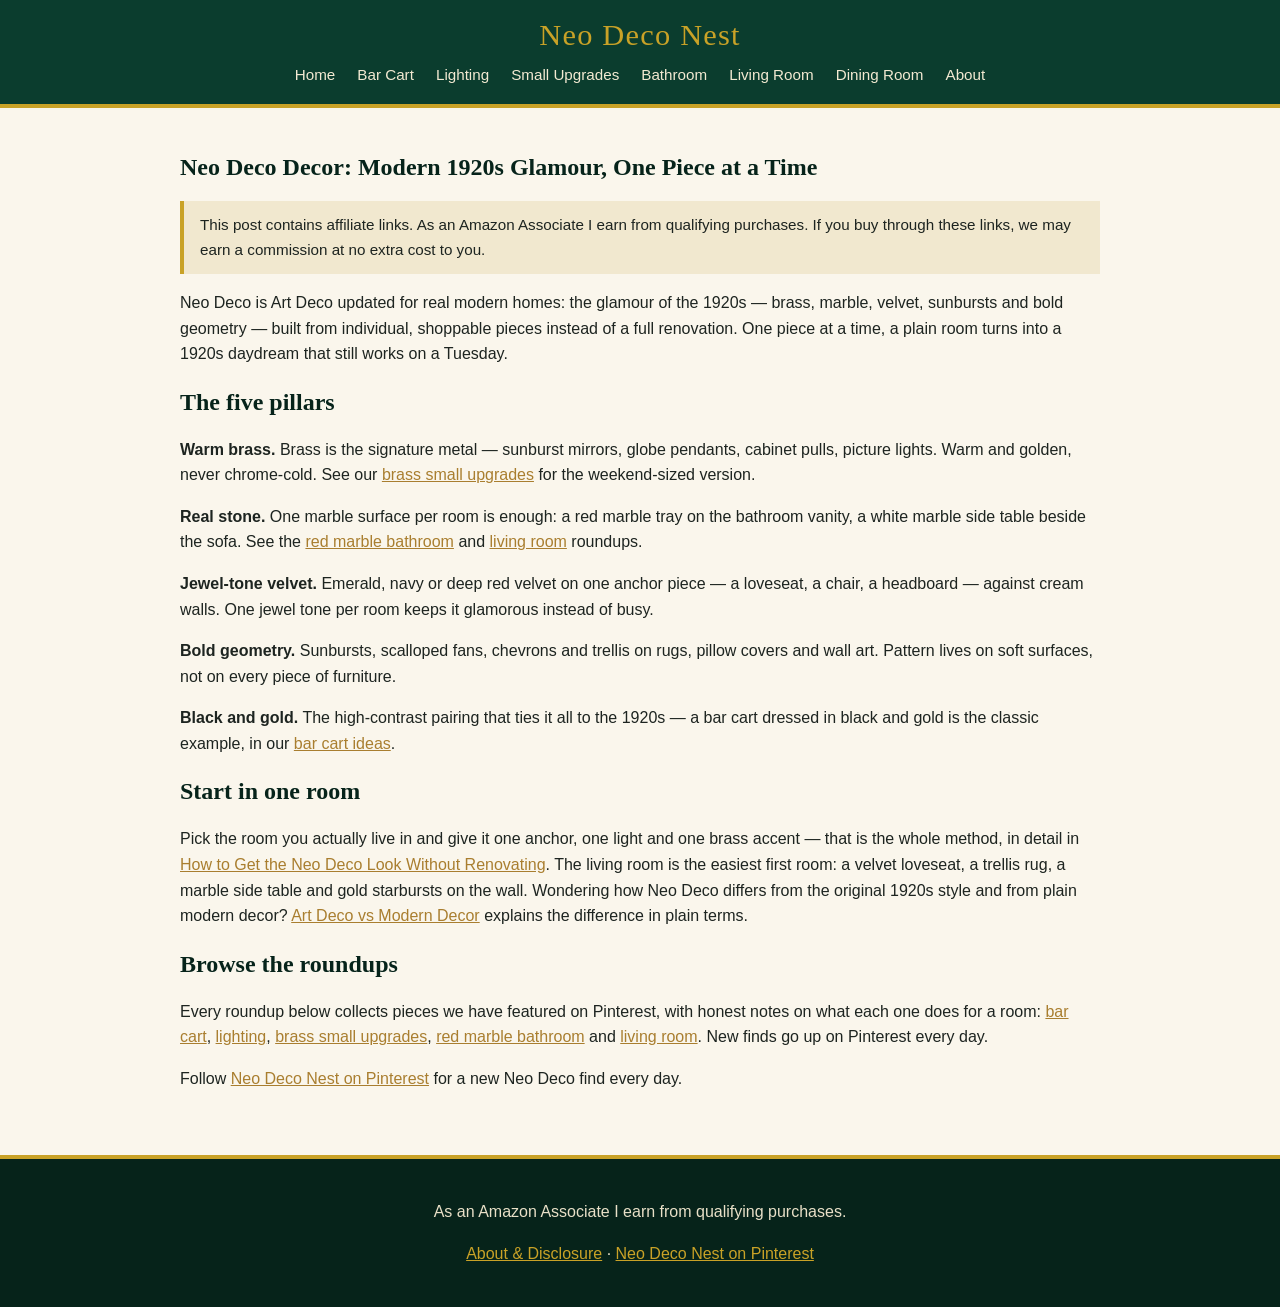
<file: neo-deco-decor.html>
<!DOCTYPE html>
<html lang="en">
<head>
  <meta charset="utf-8">
  <meta name="viewport" content="width=device-width, initial-scale=1">
  <title>Neo Deco Decor: Modern 1920s Glamour, One Piece at a Time | Neo Deco Nest</title>
  <meta name="description" content="Neo Deco decor explained: modern Art Deco glamour for Millennial and Gen X homes — brass, marble, velvet and bold geometry, achieved one shoppable piece at a time with no renovation.">
  <link rel="stylesheet" href="style.css">
</head>
<body>
  <header class="site-header">
    <p class="brand"><a href="index.html">Neo Deco Nest</a></p>
    <nav class="site-nav">
      <a href="index.html">Home</a>
      <a href="art-deco-bar-cart.html">Bar Cart</a>
      <a href="neo-deco-lighting.html">Lighting</a>
      <a href="brass-small-upgrades.html">Small Upgrades</a>
      <a href="red-marble-bathroom.html">Bathroom</a>
      <a href="neo-deco-living-room.html">Living Room</a>
      <a href="neo-deco-dining-room.html">Dining Room</a>
      <a href="about.html">About</a>
    </nav>
  </header>
  <main>
    <article class="roundup">
      <h1>Neo Deco Decor: Modern 1920s Glamour, One Piece at a Time</h1>
      <p class="disclosure">This post contains affiliate links. As an Amazon Associate I earn from qualifying purchases. If you buy through these links, we may earn a commission at no extra cost to you.</p>
      <p class="intro">Neo Deco is Art Deco updated for real modern homes: the glamour of the 1920s — brass, marble, velvet, sunbursts and bold geometry — built from individual, shoppable pieces instead of a full renovation. One piece at a time, a plain room turns into a 1920s daydream that still works on a Tuesday.</p>

      <h2>The five pillars</h2>
      <p><strong>Warm brass.</strong> Brass is the signature metal — sunburst mirrors, globe pendants, cabinet pulls, picture lights. Warm and golden, never chrome-cold. See our <a href="brass-small-upgrades.html">brass small upgrades</a> for the weekend-sized version.</p>
      <p><strong>Real stone.</strong> One marble surface per room is enough: a red marble tray on the bathroom vanity, a white marble side table beside the sofa. See the <a href="red-marble-bathroom.html">red marble bathroom</a> and <a href="neo-deco-living-room.html">living room</a> roundups.</p>
      <p><strong>Jewel-tone velvet.</strong> Emerald, navy or deep red velvet on one anchor piece — a loveseat, a chair, a headboard — against cream walls. One jewel tone per room keeps it glamorous instead of busy.</p>
      <p><strong>Bold geometry.</strong> Sunbursts, scalloped fans, chevrons and trellis on rugs, pillow covers and wall art. Pattern lives on soft surfaces, not on every piece of furniture.</p>
      <p><strong>Black and gold.</strong> The high-contrast pairing that ties it all to the 1920s — a bar cart dressed in black and gold is the classic example, in our <a href="art-deco-bar-cart.html">bar cart ideas</a>.</p>

      <h2>Start in one room</h2>
      <p>Pick the room you actually live in and give it one anchor, one light and one brass accent — that is the whole method, in detail in <a href="how-to-get-neo-deco-look-without-renovating.html">How to Get the Neo Deco Look Without Renovating</a>. The living room is the easiest first room: a velvet loveseat, a trellis rug, a marble side table and gold starbursts on the wall. Wondering how Neo Deco differs from the original 1920s style and from plain modern decor? <a href="art-deco-vs-modern-decor.html">Art Deco vs Modern Decor</a> explains the difference in plain terms.</p>

      <h2>Browse the roundups</h2>
      <p>Every roundup below collects pieces we have featured on Pinterest, with honest notes on what each one does for a room: <a href="art-deco-bar-cart.html">bar cart</a>, <a href="neo-deco-lighting.html">lighting</a>, <a href="brass-small-upgrades.html">brass small upgrades</a>, <a href="red-marble-bathroom.html">red marble bathroom</a> and <a href="neo-deco-living-room.html">living room</a>. New finds go up on Pinterest every day.</p>
      <p class="closing">Follow <a href="https://www.pinterest.com/neodeconesthome/" rel="noopener">Neo Deco Nest on Pinterest</a> for a new Neo Deco find every day.</p>
    </article>
  </main>
  <footer class="site-footer">
    <p>As an Amazon Associate I earn from qualifying purchases.</p>
    <p><a href="about.html">About &amp; Disclosure</a> &middot; <a href="https://www.pinterest.com/neodeconesthome/" rel="noopener">Neo Deco Nest on Pinterest</a></p>
  </footer>
</body>
</html>
</file>
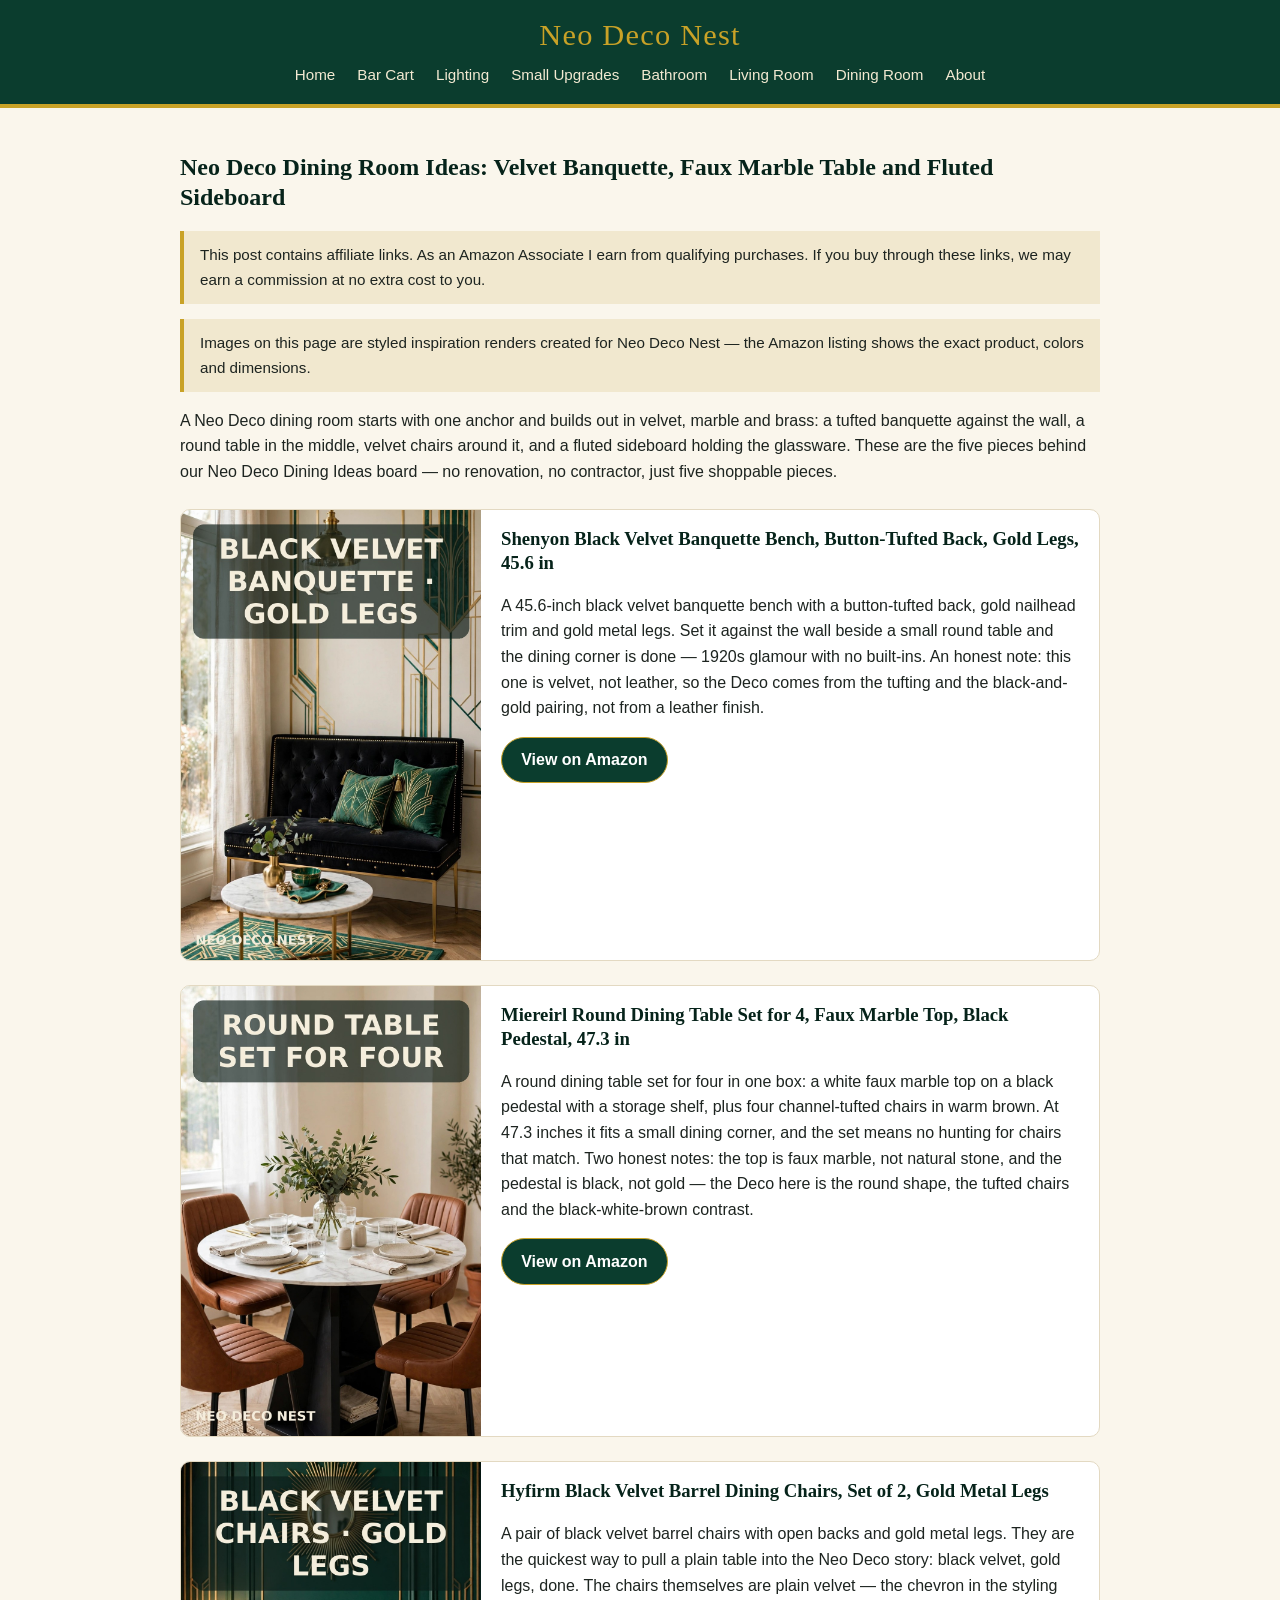
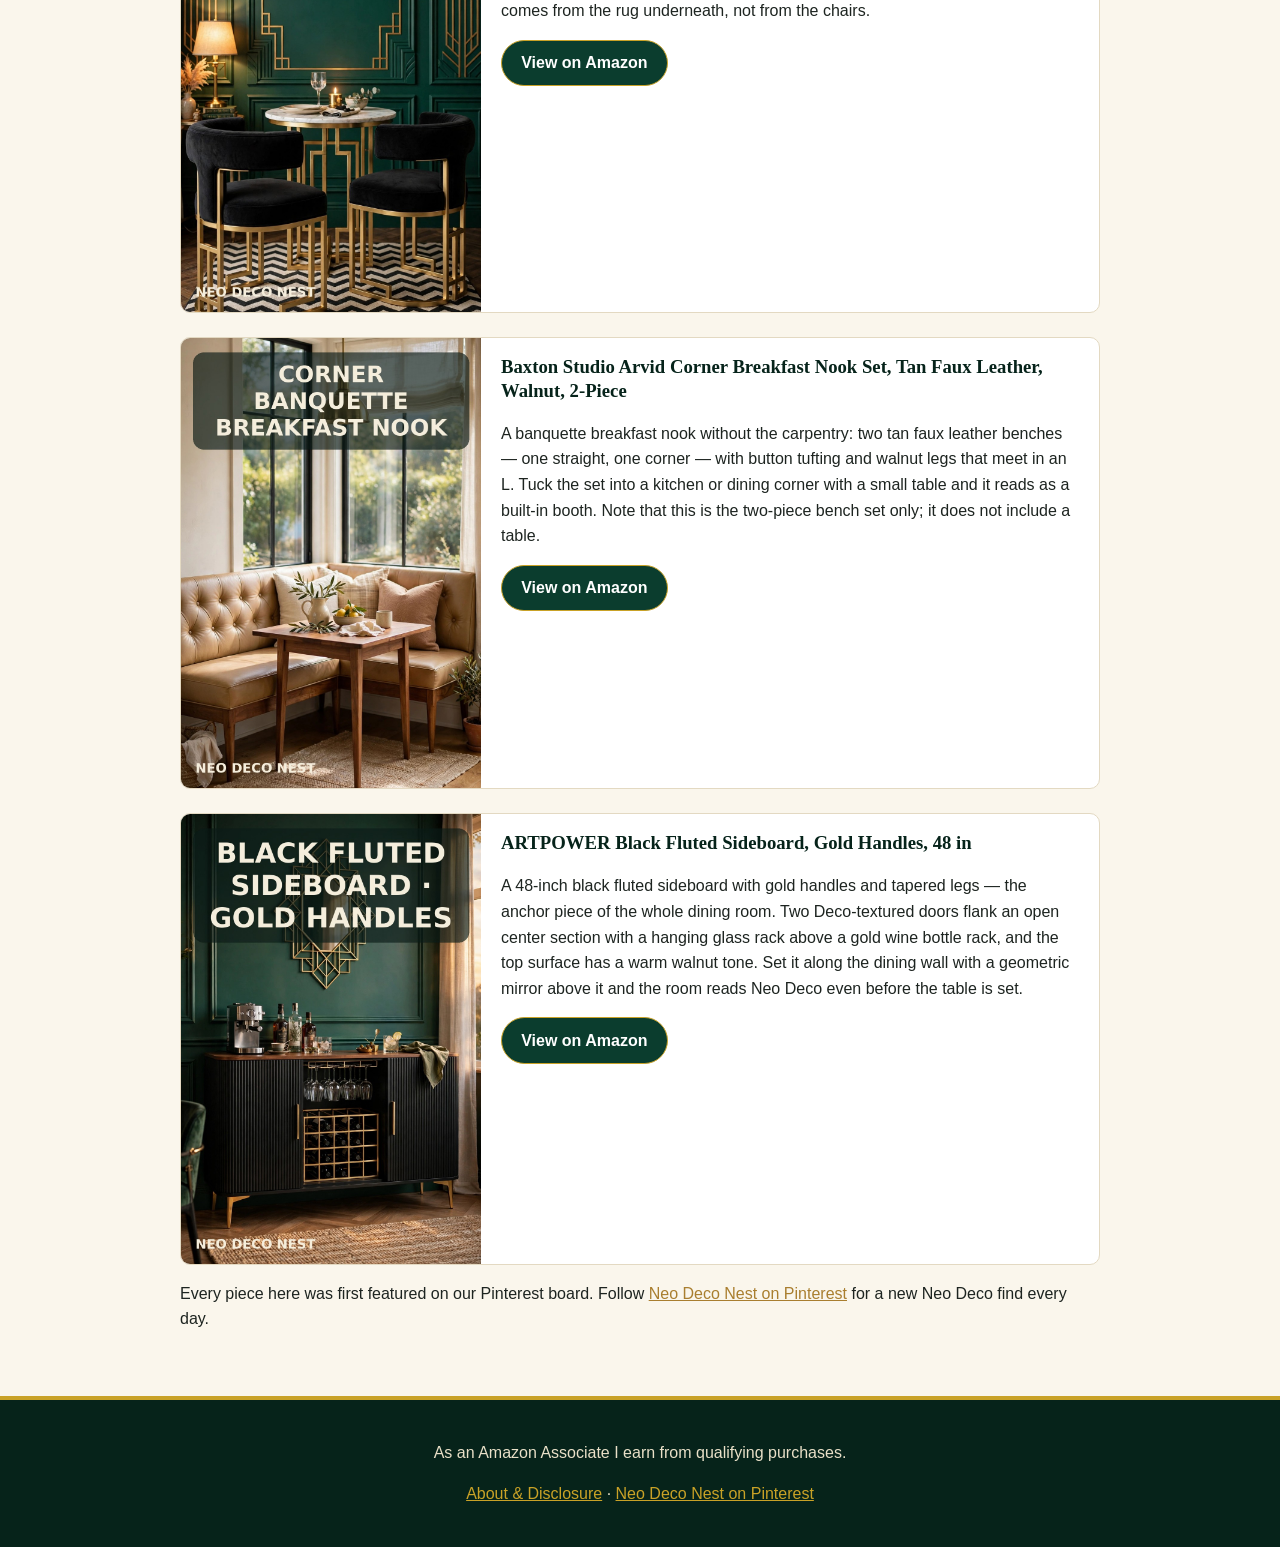
<file: neo-deco-dining-room.html>
<!DOCTYPE html>
<html lang="en">
<head>
  <meta charset="utf-8">
  <meta name="viewport" content="width=device-width, initial-scale=1">
  <title>Neo Deco Dining Room Ideas: Velvet Banquette, Faux Marble Table and Fluted Sideboard | Neo Deco Nest</title>
  <meta name="description" content="A Neo Deco dining room with no renovation: a black velvet banquette bench, a round faux marble table set for four, black velvet barrel chairs, a tan faux leather corner nook and a black fluted sideboard with gold handles.">
  <link rel="stylesheet" href="style.css">
</head>
<body>
  <header class="site-header">
    <p class="brand"><a href="index.html">Neo Deco Nest</a></p>
    <nav class="site-nav">
      <a href="index.html">Home</a>
      <a href="art-deco-bar-cart.html">Bar Cart</a>
      <a href="neo-deco-lighting.html">Lighting</a>
      <a href="brass-small-upgrades.html">Small Upgrades</a>
      <a href="red-marble-bathroom.html">Bathroom</a>
      <a href="neo-deco-living-room.html">Living Room</a>
      <a href="neo-deco-dining-room.html">Dining Room</a>
      <a href="about.html">About</a>
    </nav>
  </header>
  <main>
    <article class="roundup">
      <h1>Neo Deco Dining Room Ideas: Velvet Banquette, Faux Marble Table and Fluted Sideboard</h1>
      <p class="disclosure">This post contains affiliate links. As an Amazon Associate I earn from qualifying purchases. If you buy through these links, we may earn a commission at no extra cost to you.</p>
      <p class="disclosure">Images on this page are styled inspiration renders created for Neo Deco Nest — the Amazon listing shows the exact product, colors and dimensions.</p>
      <p class="intro">A Neo Deco dining room starts with one anchor and builds out in velvet, marble and brass: a tufted banquette against the wall, a round table in the middle, velvet chairs around it, and a fluted sideboard holding the glassware. These are the five pieces behind our Neo Deco Dining Ideas board — no renovation, no contractor, just five shoppable pieces.</p>
      <div class="product-list">
      <article class="product">
        <img src="assets/velvet-banquette-bench.jpg" alt="Black velvet dining bench with a button-tufted back, gold nailhead trim and gold metal legs set against a wall beside a small round dining table" loading="lazy">
        <div class="product-body">
          <h3>Shenyon Black Velvet Banquette Bench, Button-Tufted Back, Gold Legs, 45.6 in</h3>
          <p>A 45.6-inch black velvet banquette bench with a button-tufted back, gold nailhead trim and gold metal legs. Set it against the wall beside a small round table and the dining corner is done — 1920s glamour with no built-ins. An honest note: this one is velvet, not leather, so the Deco comes from the tufting and the black-and-gold pairing, not from a leather finish.</p>
          <p><a class="btn" href="https://www.amazon.com/Shenyon-Upholstered-Loveseat-Stainless-Banquette/dp/B0G2WRSV9F?th=1&amp;linkCode=ll2&amp;tag=nd-b6p01-20&amp;linkId=f872e5d5bda5f9278be5aad81053654d&amp;language=en_US&amp;gaOptInStatus=true&amp;ref_=as_li_ss_tl" rel="sponsored nofollow noopener">View on Amazon</a></p>
        </div>
      </article>
      <article class="product">
        <img src="assets/round-dining-table-set-for-4.jpg" alt="Round dining table set for four with a white faux marble top, black pedestal base with a storage shelf and four brown channel-tufted chairs in a bright apartment dining corner" loading="lazy">
        <div class="product-body">
          <h3>Miereirl Round Dining Table Set for 4, Faux Marble Top, Black Pedestal, 47.3 in</h3>
          <p>A round dining table set for four in one box: a white faux marble top on a black pedestal with a storage shelf, plus four channel-tufted chairs in warm brown. At 47.3 inches it fits a small dining corner, and the set means no hunting for chairs that match. Two honest notes: the top is faux marble, not natural stone, and the pedestal is black, not gold — the Deco here is the round shape, the tufted chairs and the black-white-brown contrast.</p>
          <p><a class="btn" href="https://www.amazon.com/Dining-Kitchen-Chairs-Storage-Apartment/dp/B0H4TSK1RF?th=1&amp;linkCode=ll2&amp;tag=nd-b6p02-20&amp;linkId=0acbbe7ce4313282d4b573d5196a97ee&amp;language=en_US&amp;gaOptInStatus=true&amp;ref_=as_li_ss_tl" rel="sponsored nofollow noopener">View on Amazon</a></p>
        </div>
      </article>
      <article class="product">
        <img src="assets/black-velvet-dining-chairs.jpg" alt="A pair of black velvet barrel dining chairs with open backs and gold metal legs at a small round dining table over a chevron rug" loading="lazy">
        <div class="product-body">
          <h3>Hyfirm Black Velvet Barrel Dining Chairs, Set of 2, Gold Metal Legs</h3>
          <p>A pair of black velvet barrel chairs with open backs and gold metal legs. They are the quickest way to pull a plain table into the Neo Deco story: black velvet, gold legs, done. The chairs themselves are plain velvet — the chevron in the styling comes from the rug underneath, not from the chairs.</p>
          <p><a class="btn" href="https://www.amazon.com/Hyfirm-Upholstered-Armchairs-Kitchen-Open-Back/dp/B0DXQ4NL9S?th=1&amp;linkCode=ll2&amp;tag=nd-b6p03-20&amp;linkId=ce450d605e876a02cc5f0b19db3082f7&amp;language=en_US&amp;gaOptInStatus=true&amp;ref_=as_li_ss_tl" rel="sponsored nofollow noopener">View on Amazon</a></p>
        </div>
      </article>
      <article class="product">
        <img src="assets/banquette-breakfast-nook.jpg" alt="Corner breakfast nook with tan faux leather banquette benches, button tufting and walnut wood legs arranged in an L shape beside a window with a small table" loading="lazy">
        <div class="product-body">
          <h3>Baxton Studio Arvid Corner Breakfast Nook Set, Tan Faux Leather, Walnut, 2-Piece</h3>
          <p>A banquette breakfast nook without the carpentry: two tan faux leather benches — one straight, one corner — with button tufting and walnut legs that meet in an L. Tuck the set into a kitchen or dining corner with a small table and it reads as a built-in booth. Note that this is the two-piece bench set only; it does not include a table.</p>
          <p><a class="btn" href="https://www.amazon.com/Baxton-Studio-175-10837-AMZ-Benches-Walnut/dp/B08JQMV356/r?th=1&amp;linkCode=ll2&amp;tag=nd-b6p04-20&amp;linkId=e7d57306fdb34cb44ea97017c61bb18e&amp;language=en_US&amp;gaOptInStatus=true&amp;ref_=as_li_ss_tl" rel="sponsored nofollow noopener">View on Amazon</a></p>
        </div>
      </article>
      <article class="product">
        <img src="assets/neo-deco-dining-room-sideboard.jpg" alt="Black fluted sideboard wine cabinet with two fluted doors, an open center with a hanging glass rack and a gold wine bottle rack, walnut-tone top and tapered gold legs under a geometric mirror" loading="lazy">
        <div class="product-body">
          <h3>ARTPOWER Black Fluted Sideboard, Gold Handles, 48 in</h3>
          <p>A 48-inch black fluted sideboard with gold handles and tapered legs — the anchor piece of the whole dining room. Two Deco-textured doors flank an open center section with a hanging glass rack above a gold wine bottle rack, and the top surface has a warm walnut tone. Set it along the dining wall with a geometric mirror above it and the room reads Neo Deco even before the table is set.</p>
          <p><a class="btn" href="https://www.amazon.com/ARTPOWER-Cabinet-Texture-Sideboard-Station/dp/B0FQP1MJZK?th=1&amp;linkCode=ll2&amp;tag=nd-b6p05-20&amp;linkId=ea241a8b226c3fd71463e3268790adab&amp;language=en_US&amp;gaOptInStatus=true&amp;ref_=as_li_ss_tl" rel="sponsored nofollow noopener">View on Amazon</a></p>
        </div>
      </article>
      </div>
      <p class="closing">Every piece here was first featured on our Pinterest board. Follow <a href="https://www.pinterest.com/neodeconesthome/" rel="noopener">Neo Deco Nest on Pinterest</a> for a new Neo Deco find every day.</p>
    </article>
  </main>
  <footer class="site-footer">
    <p>As an Amazon Associate I earn from qualifying purchases.</p>
    <p><a href="about.html">About &amp; Disclosure</a> &middot; <a href="https://www.pinterest.com/neodeconesthome/" rel="noopener">Neo Deco Nest on Pinterest</a></p>
  </footer>
</body>
</html>
</file>
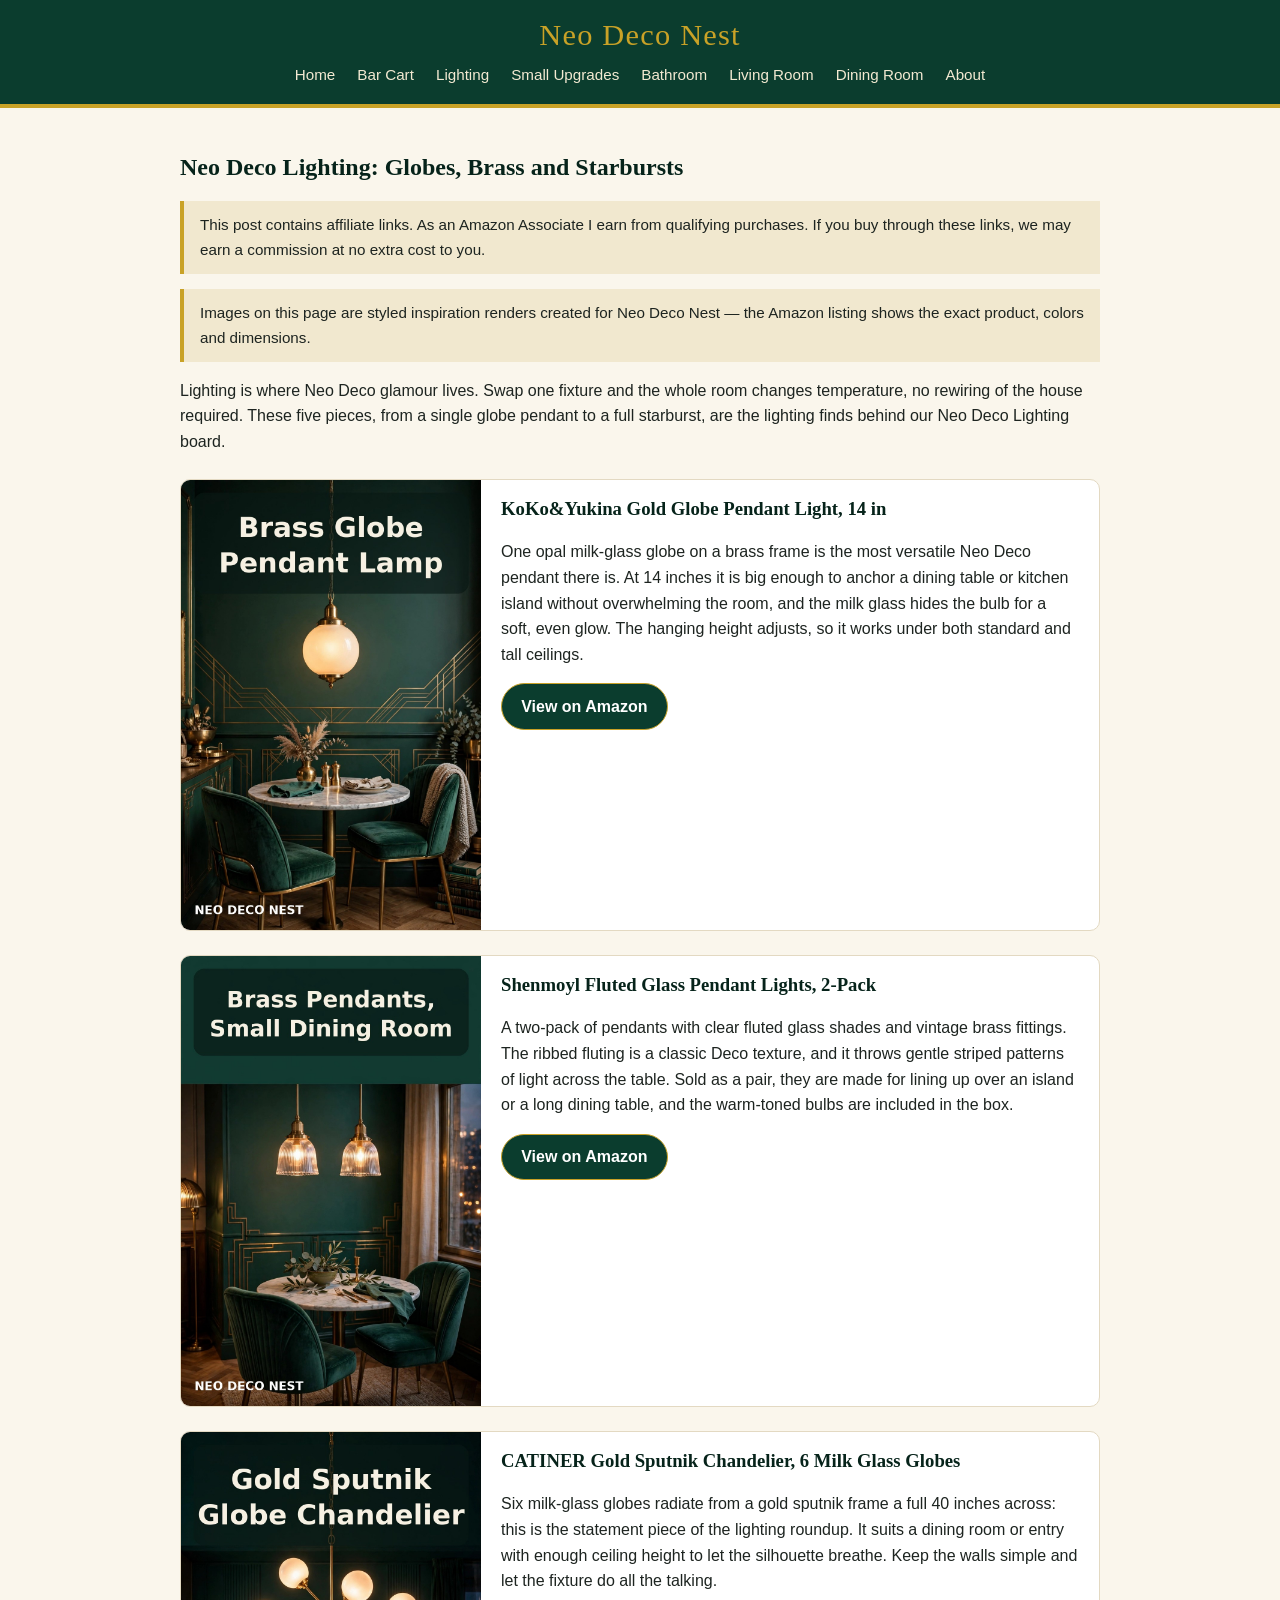
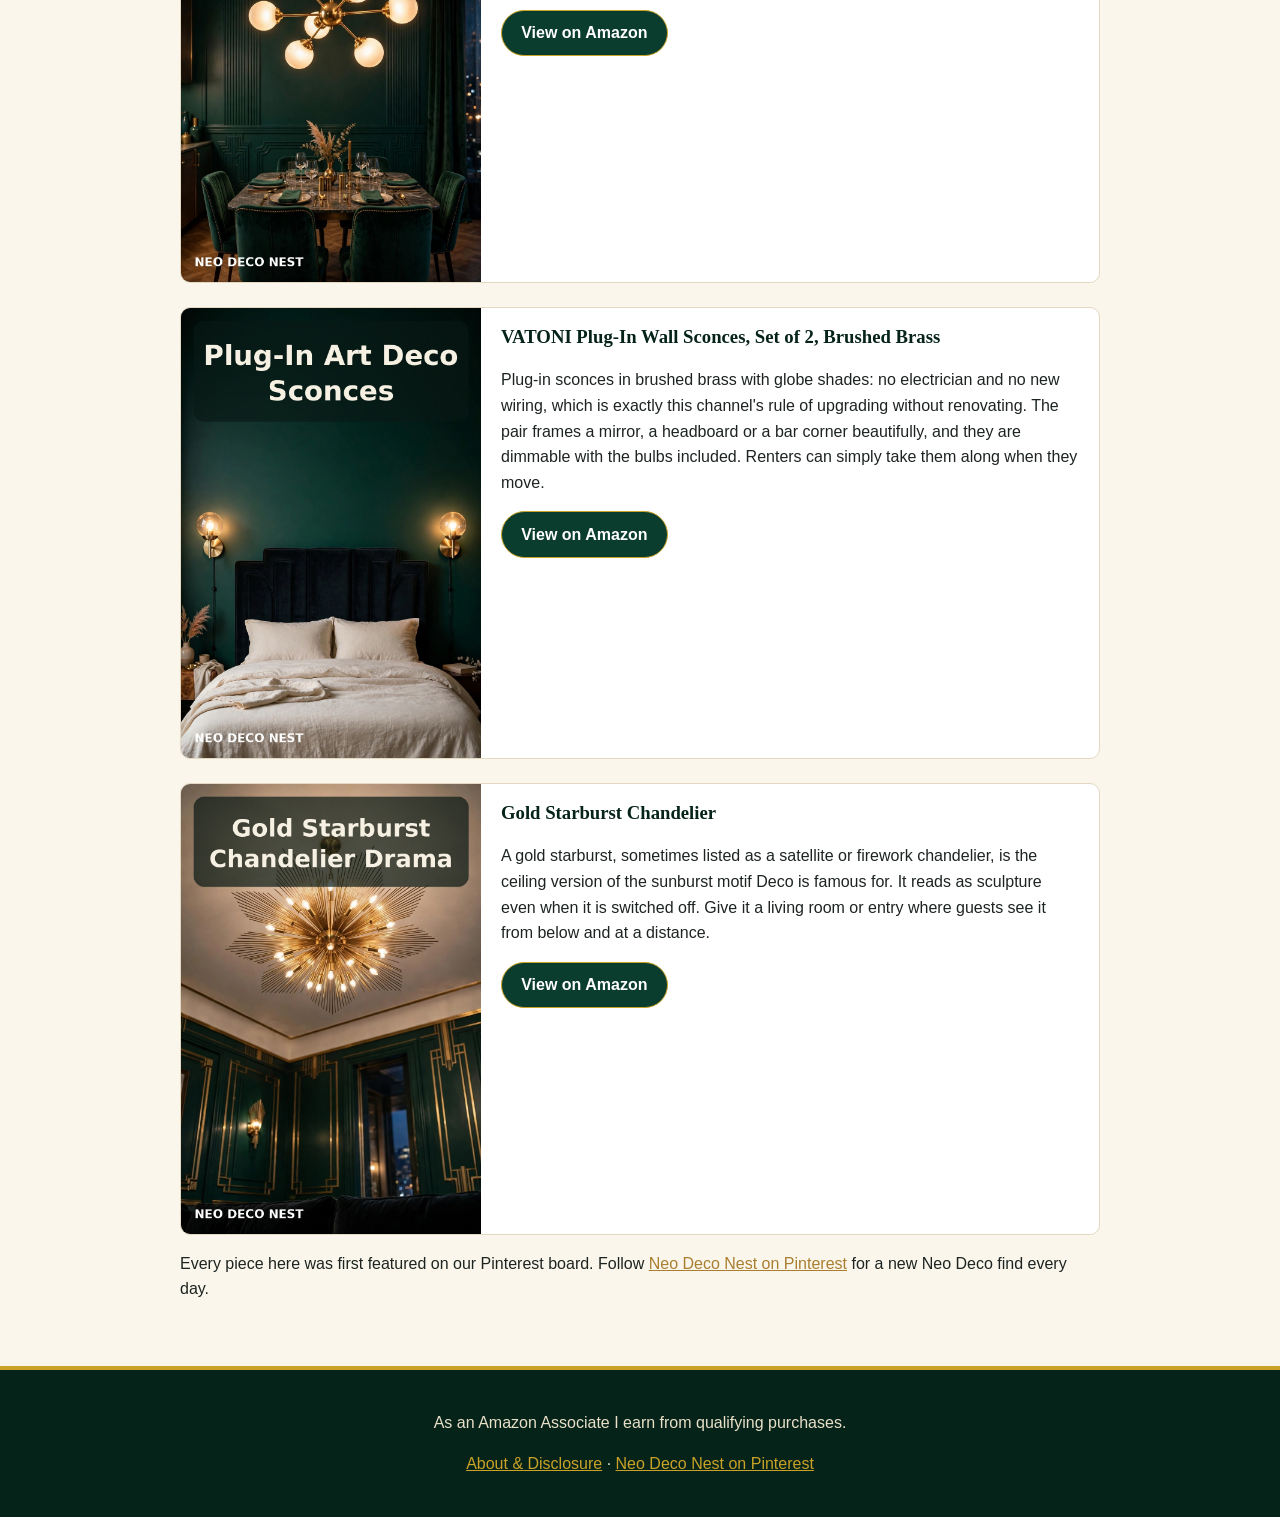
<file: neo-deco-lighting.html>
<!DOCTYPE html>
<html lang="en">
<head>
  <meta charset="utf-8">
  <meta name="viewport" content="width=device-width, initial-scale=1">
  <title>Neo Deco Lighting: Globes, Brass and Starbursts | Neo Deco Nest</title>
  <meta name="description" content="Five Neo Deco lighting picks: a milk glass globe pendant, fluted pendants, a sputnik chandelier, plug-in brass sconces and a gold starburst chandelier.">
  <link rel="stylesheet" href="style.css">
</head>
<body>
  <header class="site-header">
    <p class="brand"><a href="index.html">Neo Deco Nest</a></p>
    <nav class="site-nav">
      <a href="index.html">Home</a>
      <a href="art-deco-bar-cart.html">Bar Cart</a>
      <a href="neo-deco-lighting.html">Lighting</a>
      <a href="brass-small-upgrades.html">Small Upgrades</a>
      <a href="red-marble-bathroom.html">Bathroom</a>
      <a href="neo-deco-living-room.html">Living Room</a>
      <a href="neo-deco-dining-room.html">Dining Room</a>
      <a href="about.html">About</a>
    </nav>
  </header>
  <main>
    <article class="roundup">
      <h1>Neo Deco Lighting: Globes, Brass and Starbursts</h1>
      <p class="disclosure">This post contains affiliate links. As an Amazon Associate I earn from qualifying purchases. If you buy through these links, we may earn a commission at no extra cost to you.</p>
      <p class="disclosure">Images on this page are styled inspiration renders created for Neo Deco Nest — the Amazon listing shows the exact product, colors and dimensions.</p>
      <p class="intro">Lighting is where Neo Deco glamour lives. Swap one fixture and the whole room changes temperature, no rewiring of the house required. These five pieces, from a single globe pendant to a full starburst, are the lighting finds behind our Neo Deco Lighting board.</p>
      <div class="product-list">
      <article class="product">
        <img src="assets/globe-pendant.jpg" alt="Gold pendant light with an opal milk glass globe over a dining table" loading="lazy">
        <div class="product-body">
          <h3>KoKo&amp;Yukina Gold Globe Pendant Light, 14 in</h3>
          <p>One opal milk-glass globe on a brass frame is the most versatile Neo Deco pendant there is. At 14 inches it is big enough to anchor a dining table or kitchen island without overwhelming the room, and the milk glass hides the bulb for a soft, even glow. The hanging height adjusts, so it works under both standard and tall ceilings.</p>
          <p><a class="btn" href="https://www.amazon.com/KoKo-Yukina-Pendant-Century-Adjustable/dp/B0D69PNT63?th=1&amp;linkCode=ll2&amp;tag=nd-b2p01-20&amp;linkId=deff30549a6183e82cdde8e0bcbfdbf5&amp;language=en_US&amp;gaOptInStatus=true&amp;ref_=as_li_ss_tl" rel="sponsored nofollow noopener">View on Amazon</a></p>
        </div>
      </article>
      <article class="product">
        <img src="assets/fluted-pendants.jpg" alt="Pair of brass pendant lights with fluted glass shades over a small dining room" loading="lazy">
        <div class="product-body">
          <h3>Shenmoyl Fluted Glass Pendant Lights, 2-Pack</h3>
          <p>A two-pack of pendants with clear fluted glass shades and vintage brass fittings. The ribbed fluting is a classic Deco texture, and it throws gentle striped patterns of light across the table. Sold as a pair, they are made for lining up over an island or a long dining table, and the warm-toned bulbs are included in the box.</p>
          <p><a class="btn" href="https://www.amazon.com/Shenmoyl-Pendant-Striped-Lmapshade-Adjustable/dp/B0DDPN27F8?th=1&amp;linkCode=ll2&amp;tag=nd-b2p02-20&amp;linkId=d3f45a47fa76eb994cbfdfefa6f118d6&amp;language=en_US&amp;gaOptInStatus=true&amp;ref_=as_li_ss_tl" rel="sponsored nofollow noopener">View on Amazon</a></p>
        </div>
      </article>
      <article class="product">
        <img src="assets/sputnik-chandelier.jpg" alt="Gold sputnik chandelier with six milk glass globes" loading="lazy">
        <div class="product-body">
          <h3>CATINER Gold Sputnik Chandelier, 6 Milk Glass Globes</h3>
          <p>Six milk-glass globes radiate from a gold sputnik frame a full 40 inches across: this is the statement piece of the lighting roundup. It suits a dining room or entry with enough ceiling height to let the silhouette breathe. Keep the walls simple and let the fixture do all the talking.</p>
          <p><a class="btn" href="https://www.amazon.com/CATINER-Sputnik-Chandelier-Century-Fixtures/dp/B0CLRRGPDM?th=1&amp;linkCode=ll2&amp;tag=nd-b2p03-20&amp;linkId=1f787ce87b3fc7059eb3f9482c2ad72c&amp;language=en_US&amp;gaOptInStatus=true&amp;ref_=as_li_ss_tl" rel="sponsored nofollow noopener">View on Amazon</a></p>
        </div>
      </article>
      <article class="product">
        <img src="assets/plug-in-sconces.jpg" alt="Pair of brushed brass plug-in wall sconces with globe shades" loading="lazy">
        <div class="product-body">
          <h3>VATONI Plug-In Wall Sconces, Set of 2, Brushed Brass</h3>
          <p>Plug-in sconces in brushed brass with globe shades: no electrician and no new wiring, which is exactly this channel&#x27;s rule of upgrading without renovating. The pair frames a mirror, a headboard or a bar corner beautifully, and they are dimmable with the bulbs included. Renters can simply take them along when they move.</p>
          <p><a class="btn" href="https://www.amazon.com/VATONI-Dimmable-Brushed-Bathroom-Included/dp/B0BDDD5N1V?crid=560M2ZHCQT1A&amp;dib=eyJ2IjoiMSJ9.[base64].6GmtKKYjfbhXZXz5dYWc8YL-CsuI3Hg4m2hWUSGGuLk&amp;dib_tag=se&amp;keywords=plug%2Bin%2Bwall%2Bsconces%2Bset%2Bof%2B2%2Bgold%2Bart%2Bdeco&amp;nsdOptOutParam=true&amp;qid=1794324267&amp;s=hi&amp;sprefix=plug%2Bin%2Bwall%2Bsconces%2Bset%2Bof%2B2%2Bgold%2Bart%2Bdeco%2Ctools%2C397&amp;sr=1-1-spons&amp;sp_csd=d2lkZ2V0TmFtZT1zcF9hdGY&amp;th=1&amp;linkCode=ll2&amp;tag=nd-b2p04-20&amp;linkId=93f4dd64890de03351f6c2141895c9c0&amp;language=en_US&amp;gaOptInStatus=true&amp;ref_=as_li_ss_tl" rel="sponsored nofollow noopener">View on Amazon</a></p>
        </div>
      </article>
      <article class="product">
        <img src="assets/starburst-chandelier.jpg" alt="Gold starburst chandelier with radiating arms" loading="lazy">
        <div class="product-body">
          <h3>Gold Starburst Chandelier</h3>
          <p>A gold starburst, sometimes listed as a satellite or firework chandelier, is the ceiling version of the sunburst motif Deco is famous for. It reads as sculpture even when it is switched off. Give it a living room or entry where guests see it from below and at a distance.</p>
          <p><a class="btn" href="https://www.amazon.com/Chandeliers-Satellite-fixtures-Starburst-Firework/dp/B09QJZ9PNF?th=1&amp;linkCode=ll2&amp;tag=nd-b2p05-20&amp;linkId=51549c1a0a6a3e04f0df12ea6842778c&amp;language=en_US&amp;gaOptInStatus=true&amp;ref_=as_li_ss_tl" rel="sponsored nofollow noopener">View on Amazon</a></p>
        </div>
      </article>
      </div>
      <p class="closing">Every piece here was first featured on our Pinterest board. Follow <a href="https://www.pinterest.com/neodeconesthome/" rel="noopener">Neo Deco Nest on Pinterest</a> for a new Neo Deco find every day.</p>
    </article>
  </main>
  <footer class="site-footer">
    <p>As an Amazon Associate I earn from qualifying purchases.</p>
    <p><a href="about.html">About &amp; Disclosure</a> &middot; <a href="https://www.pinterest.com/neodeconesthome/" rel="noopener">Neo Deco Nest on Pinterest</a></p>
  </footer>
</body>
</html>
</file>
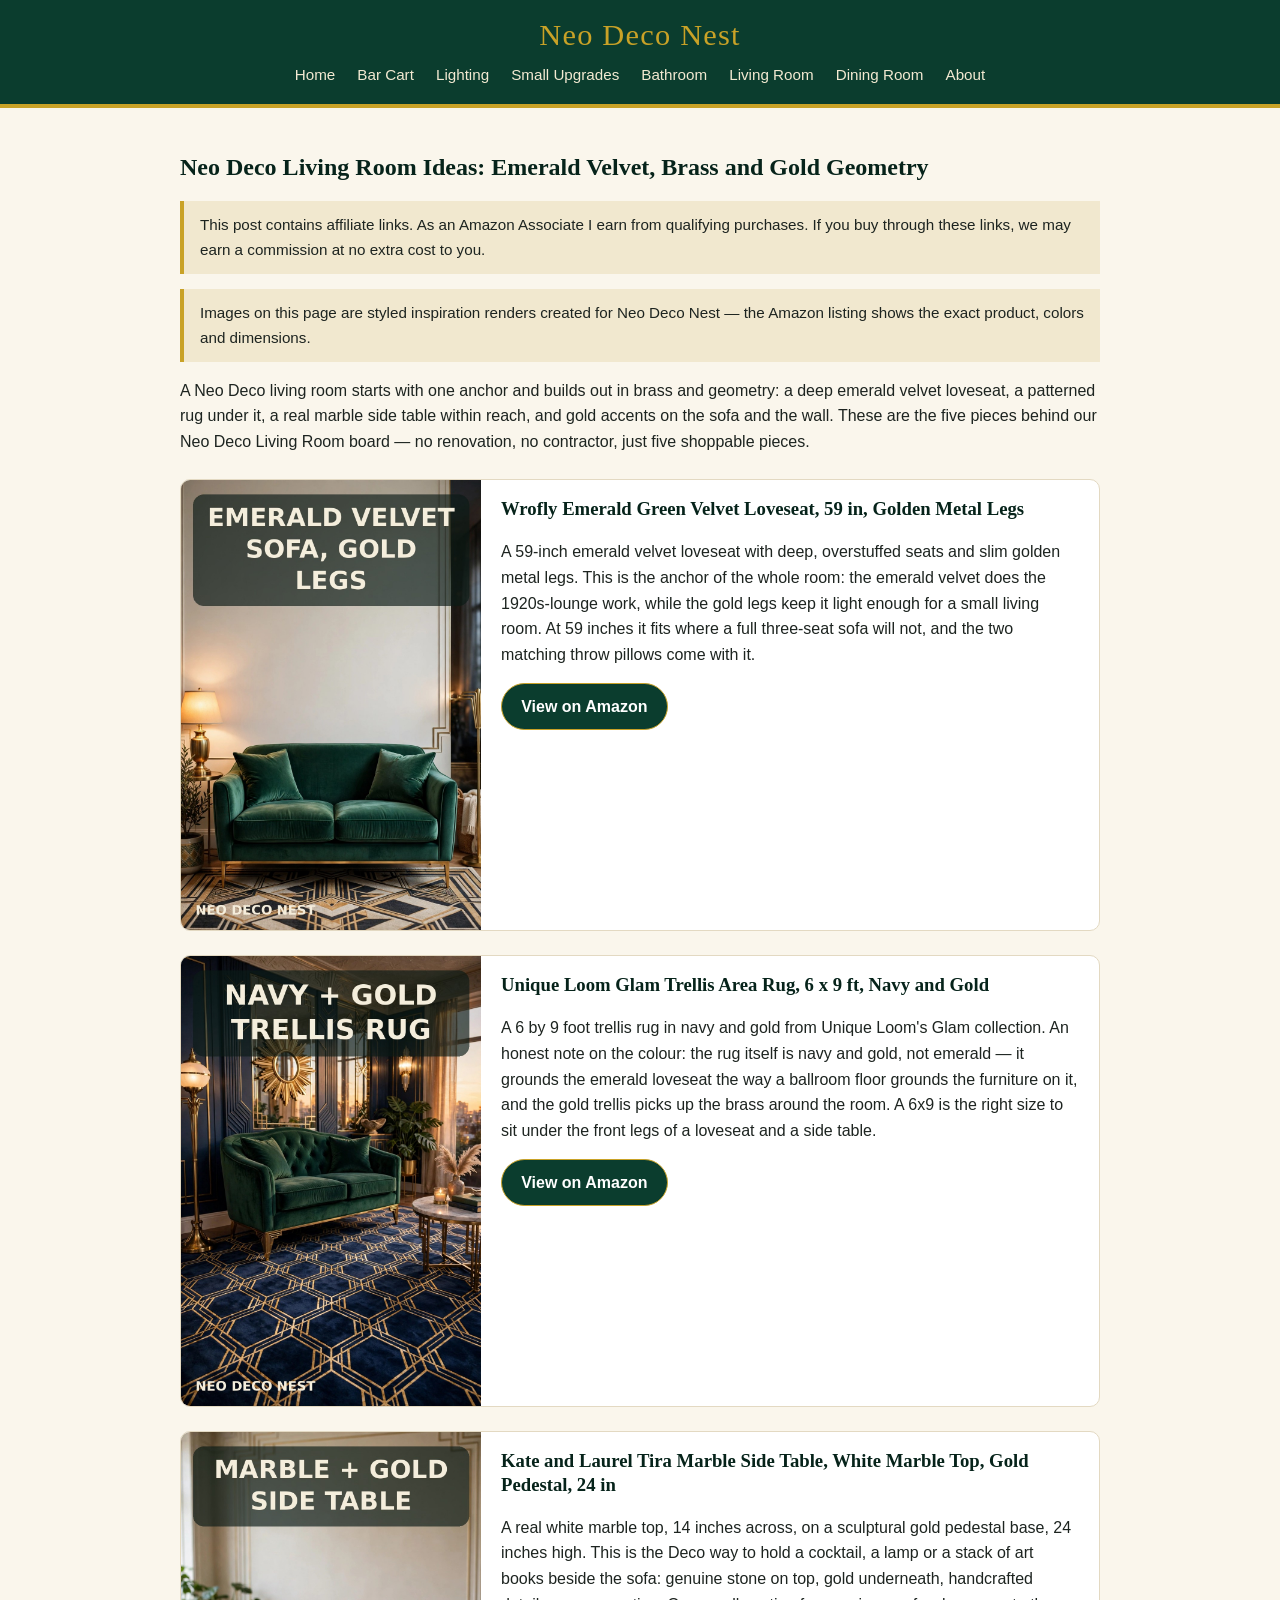
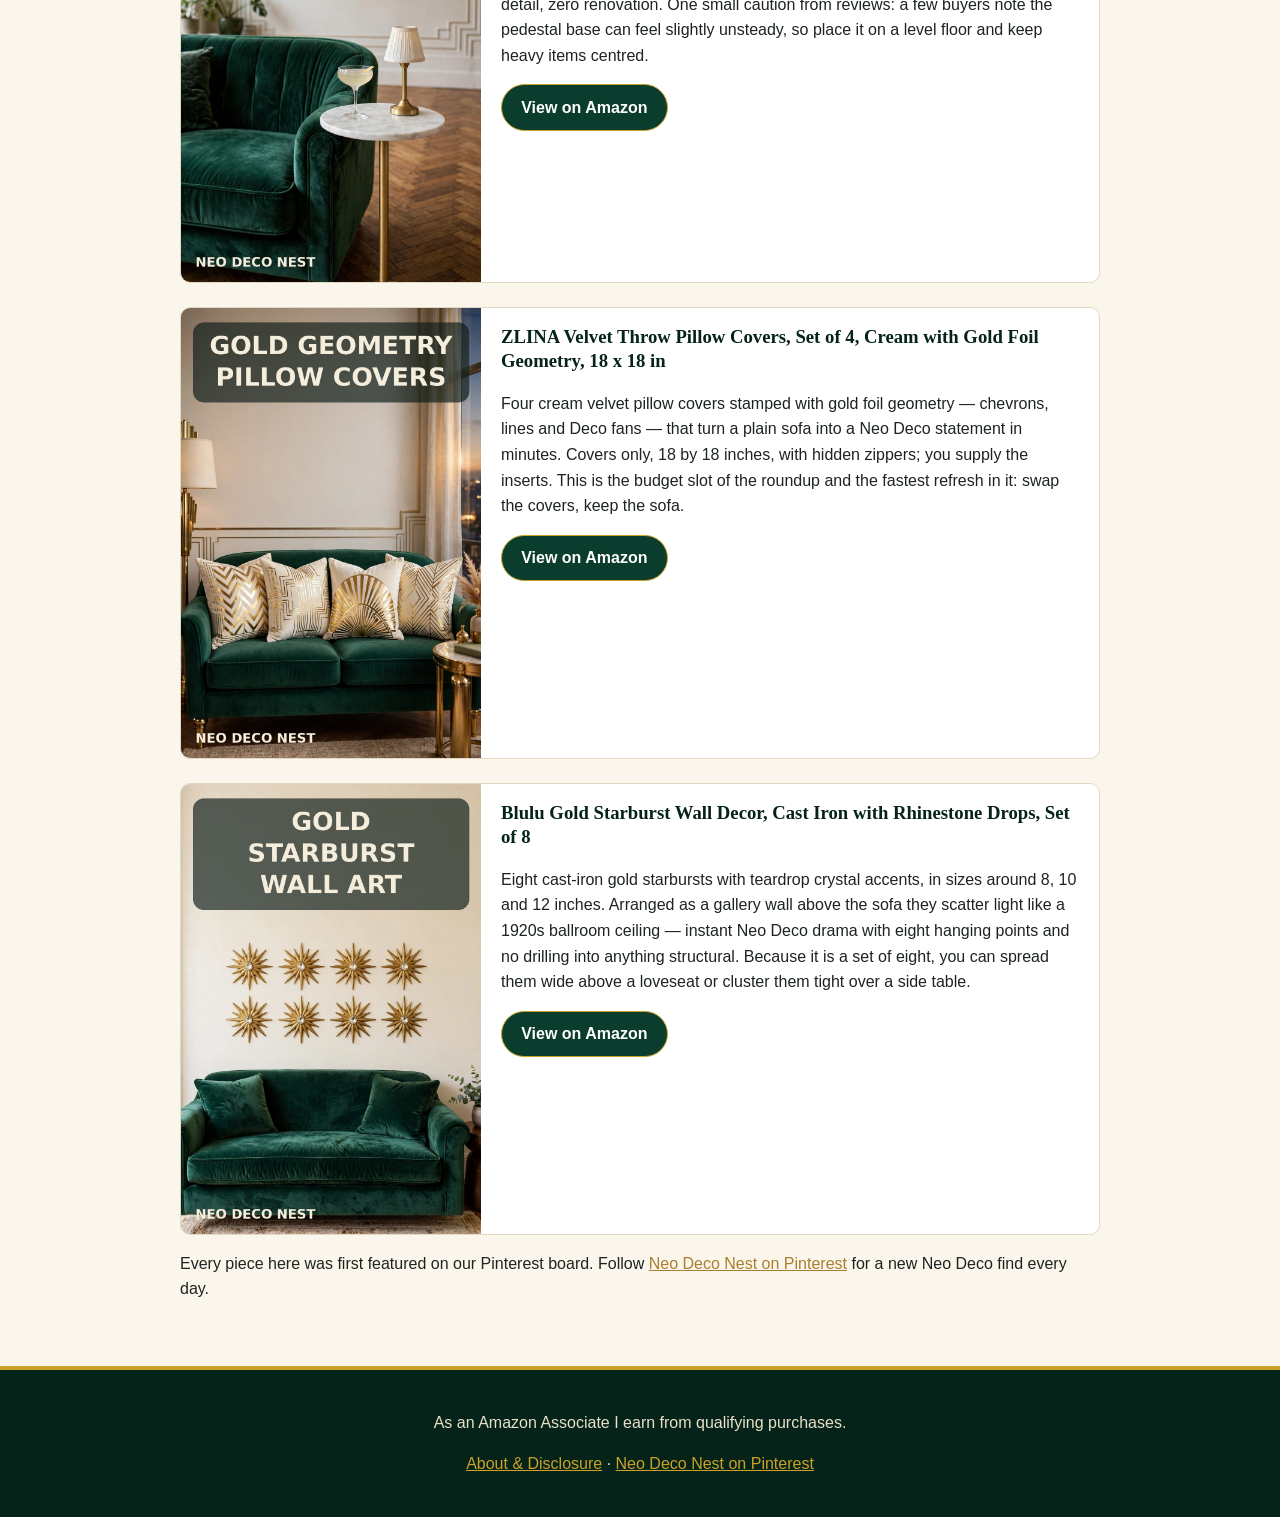
<file: neo-deco-living-room.html>
<!DOCTYPE html>
<html lang="en">
<head>
  <meta charset="utf-8">
  <meta name="viewport" content="width=device-width, initial-scale=1">
  <title>Neo Deco Living Room Ideas: Emerald Velvet, Brass and Gold Geometry | Neo Deco Nest</title>
  <meta name="description" content="A Neo Deco living room with no renovation: a 59-inch emerald velvet loveseat, a navy and gold trellis rug, a real marble side table, gold foil pillow covers and a set of eight gold starburst wall sculptures.">
  <link rel="stylesheet" href="style.css">
</head>
<body>
  <header class="site-header">
    <p class="brand"><a href="index.html">Neo Deco Nest</a></p>
    <nav class="site-nav">
      <a href="index.html">Home</a>
      <a href="art-deco-bar-cart.html">Bar Cart</a>
      <a href="neo-deco-lighting.html">Lighting</a>
      <a href="brass-small-upgrades.html">Small Upgrades</a>
      <a href="red-marble-bathroom.html">Bathroom</a>
      <a href="neo-deco-living-room.html">Living Room</a>
      <a href="neo-deco-dining-room.html">Dining Room</a>
      <a href="about.html">About</a>
    </nav>
  </header>
  <main>
    <article class="roundup">
      <h1>Neo Deco Living Room Ideas: Emerald Velvet, Brass and Gold Geometry</h1>
      <p class="disclosure">This post contains affiliate links. As an Amazon Associate I earn from qualifying purchases. If you buy through these links, we may earn a commission at no extra cost to you.</p>
      <p class="disclosure">Images on this page are styled inspiration renders created for Neo Deco Nest — the Amazon listing shows the exact product, colors and dimensions.</p>
      <p class="intro">A Neo Deco living room starts with one anchor and builds out in brass and geometry: a deep emerald velvet loveseat, a patterned rug under it, a real marble side table within reach, and gold accents on the sofa and the wall. These are the five pieces behind our Neo Deco Living Room board — no renovation, no contractor, just five shoppable pieces.</p>
      <div class="product-list">
      <article class="product">
        <img src="assets/emerald-velvet-loveseat.jpg" alt="Emerald green velvet loveseat with golden metal legs and two matching throw pillows in a Neo Deco living room with brass accents and a geometric rug" loading="lazy">
        <div class="product-body">
          <h3>Wrofly Emerald Green Velvet Loveseat, 59 in, Golden Metal Legs</h3>
          <p>A 59-inch emerald velvet loveseat with deep, overstuffed seats and slim golden metal legs. This is the anchor of the whole room: the emerald velvet does the 1920s-lounge work, while the gold legs keep it light enough for a small living room. At 59 inches it fits where a full three-seat sofa will not, and the two matching throw pillows come with it.</p>
          <p><a class="btn" href="https://www.amazon.com/dp/B0D2MHVCQX?_encoding=UTF8&amp;th=1&amp;linkCode=ll2&amp;tag=nd-b5p01-20&amp;linkId=d7bed8d3aaa785f0f9ebd8f5d666beb7&amp;language=en_US&amp;gaOptInStatus=true&amp;ref_=as_li_ss_tl" rel="sponsored nofollow noopener">View on Amazon</a></p>
        </div>
      </article>
      <article class="product">
        <img src="assets/navy-gold-art-deco-area-rug.jpg" alt="Navy blue area rug with a gold geometric trellis pattern under an emerald velvet loveseat in a Neo Deco living room" loading="lazy">
        <div class="product-body">
          <h3>Unique Loom Glam Trellis Area Rug, 6 x 9 ft, Navy and Gold</h3>
          <p>A 6 by 9 foot trellis rug in navy and gold from Unique Loom's Glam collection. An honest note on the colour: the rug itself is navy and gold, not emerald — it grounds the emerald loveseat the way a ballroom floor grounds the furniture on it, and the gold trellis picks up the brass around the room. A 6x9 is the right size to sit under the front legs of a loveseat and a side table.</p>
          <p><a class="btn" href="https://www.amazon.com/Unique-Loom-Glam-Collection-Area/dp/B0C9VYCK48?crid=3K37QTVZGCQC5&amp;dib=eyJ2IjoiMSJ9.-dzZdpsFeyxA6JIfzwILtQ.AoIT9364d2kgr5jF50t-Ho6BqraSeX_5mzPCK6-tyfw&amp;dib_tag=se&amp;keywords=Unique%2BLoom%2BGlam%2BTrellis%2BB0C9VYCK48&amp;qid=1795016961&amp;sprefix=unique%2Bloom%2Bglam%2Btrellis%2Bb0c9vyck48%2Caps%2C556&amp;sr=8-7&amp;th=1&amp;linkCode=ll2&amp;tag=nd-b5p02-20&amp;linkId=75a2ca93b169e943fc9c4a581a25ba79&amp;language=en_US&amp;gaOptInStatus=true&amp;ref_=as_li_ss_tl" rel="sponsored nofollow noopener">View on Amazon</a></p>
        </div>
      </article>
      <article class="product">
        <img src="assets/art-deco-marble-side-table.jpg" alt="Round white marble side table with a gold pedestal base beside an emerald velvet loveseat, holding a cocktail glass and a small brass lamp" loading="lazy">
        <div class="product-body">
          <h3>Kate and Laurel Tira Marble Side Table, White Marble Top, Gold Pedestal, 24 in</h3>
          <p>A real white marble top, 14 inches across, on a sculptural gold pedestal base, 24 inches high. This is the Deco way to hold a cocktail, a lamp or a stack of art books beside the sofa: genuine stone on top, gold underneath, handcrafted detail, zero renovation. One small caution from reviews: a few buyers note the pedestal base can feel slightly unsteady, so place it on a level floor and keep heavy items centred.</p>
          <p><a class="btn" href="https://www.amazon.com/Kate-Laurel-Pedestal-Decorative-Display/dp/B08QNGHYLG?crid=1251MFCQOJC7R&amp;dib=eyJ2IjoiMSJ9.PWXBA_iXo6N21qXWLDPX7Q.pvEsOsDjmUAGihSoKY33pIO5gOS8_MMMqnpixKZXqJY&amp;dib_tag=se&amp;keywords=Kate+and+Laurel+Tira+B08QNGHYLG&amp;qid=1795017070&amp;sprefix=kate+and+laurel+tira+b08qnghylg%2Caps%2C496&amp;sr=8-7&amp;linkCode=ll2&amp;tag=nd-b5p03-20&amp;linkId=0e4a9275146ed01f8d50281bbec57fb1&amp;language=en_US&amp;gaOptInStatus=true&amp;ref_=as_li_ss_tl" rel="sponsored nofollow noopener">View on Amazon</a></p>
        </div>
      </article>
      <article class="product">
        <img src="assets/art-deco-throw-pillow-covers.jpg" alt="Four cream velvet throw pillow covers with gold foil geometric Art Deco patterns arranged on an emerald green velvet loveseat" loading="lazy">
        <div class="product-body">
          <h3>ZLINA Velvet Throw Pillow Covers, Set of 4, Cream with Gold Foil Geometry, 18 x 18 in</h3>
          <p>Four cream velvet pillow covers stamped with gold foil geometry — chevrons, lines and Deco fans — that turn a plain sofa into a Neo Deco statement in minutes. Covers only, 18 by 18 inches, with hidden zippers; you supply the inserts. This is the budget slot of the roundup and the fastest refresh in it: swap the covers, keep the sofa.</p>
          <p><a class="btn" href="https://www.amazon.com/ZLINA-Geometric-18%C3%9718Inch-gold%E2%80%91foil-print-skin%E2%80%91friendly/dp/B086QZFFK3?crid=338T7LH450VCR&amp;dib=eyJ2IjoiMSJ9.[base64].XkwbDz16T71juSzD5JZrhilOslMMzlwroDqXLSttluU&amp;dib_tag=se&amp;keywords=velvet%2Bthrow%2Bpillow%2Bcovers%2Bgold%2Bgeometric%2Bset%2Bof%2B4&amp;nsdOptOutParam=true&amp;qid=1795017265&amp;sprefix=velvet%2Bthrow%2Bpillow%2Bcovers%2Bgold%2Bgeometric%2Bset%2Bof%2B4%2Caps%2C741&amp;sr=8-6-spons&amp;sp_csd=d2lkZ2V0TmFtZT1zcF9tdGY&amp;th=1&amp;linkCode=ll2&amp;tag=nd-b5p04-20&amp;linkId=fad1081fcdfe833629aabc67516e381f&amp;language=en_US&amp;gaOptInStatus=true&amp;ref_=as_li_ss_tl" rel="sponsored nofollow noopener">View on Amazon</a></p>
        </div>
      </article>
      <article class="product">
        <img src="assets/gold-metal-starburst-wall-art.jpg" alt="Set of eight gold cast iron starburst wall sculptures with teardrop rhinestone crystals arranged as a gallery above an emerald velvet loveseat" loading="lazy">
        <div class="product-body">
          <h3>Blulu Gold Starburst Wall Decor, Cast Iron with Rhinestone Drops, Set of 8</h3>
          <p>Eight cast-iron gold starbursts with teardrop crystal accents, in sizes around 8, 10 and 12 inches. Arranged as a gallery wall above the sofa they scatter light like a 1920s ballroom ceiling — instant Neo Deco drama with eight hanging points and no drilling into anything structural. Because it is a set of eight, you can spread them wide above a loveseat or cluster them tight over a side table.</p>
          <p><a class="btn" href="https://www.amazon.com/Blulu-Starburst-Sculptures-Teardrop-Rhinestone/dp/B0FJ8XV83Z?crid=1SYG7J8N6KBAQ&amp;dib=eyJ2IjoiMSJ9.[base64].UezqlqXdVU5J3YgEHwzG4CIzpwK5qQUqta6aAjXFO9U&amp;dib_tag=se&amp;keywords=gold%2Bmetal%2Bstarburst%2Bwall%2Bdecor%2Bset&amp;qid=1795017436&amp;sprefix=gold%2Bmetal%2Bstarburst%2Bwall%2Bdecor%2Bset%2Caps%2C476&amp;sr=8-11&amp;th=1&amp;linkCode=ll2&amp;tag=nd-b5p05-20&amp;linkId=3d9d779cc7ae3499ff4c03681194f10f&amp;language=en_US&amp;gaOptInStatus=true&amp;ref_=as_li_ss_tl" rel="sponsored nofollow noopener">View on Amazon</a></p>
        </div>
      </article>
      </div>
      <p class="closing">Every piece here was first featured on our Pinterest board. Follow <a href="https://www.pinterest.com/neodeconesthome/" rel="noopener">Neo Deco Nest on Pinterest</a> for a new Neo Deco find every day.</p>
    </article>
  </main>
  <footer class="site-footer">
    <p>As an Amazon Associate I earn from qualifying purchases.</p>
    <p><a href="about.html">About &amp; Disclosure</a> &middot; <a href="https://www.pinterest.com/neodeconesthome/" rel="noopener">Neo Deco Nest on Pinterest</a></p>
  </footer>
</body>
</html>
</file>
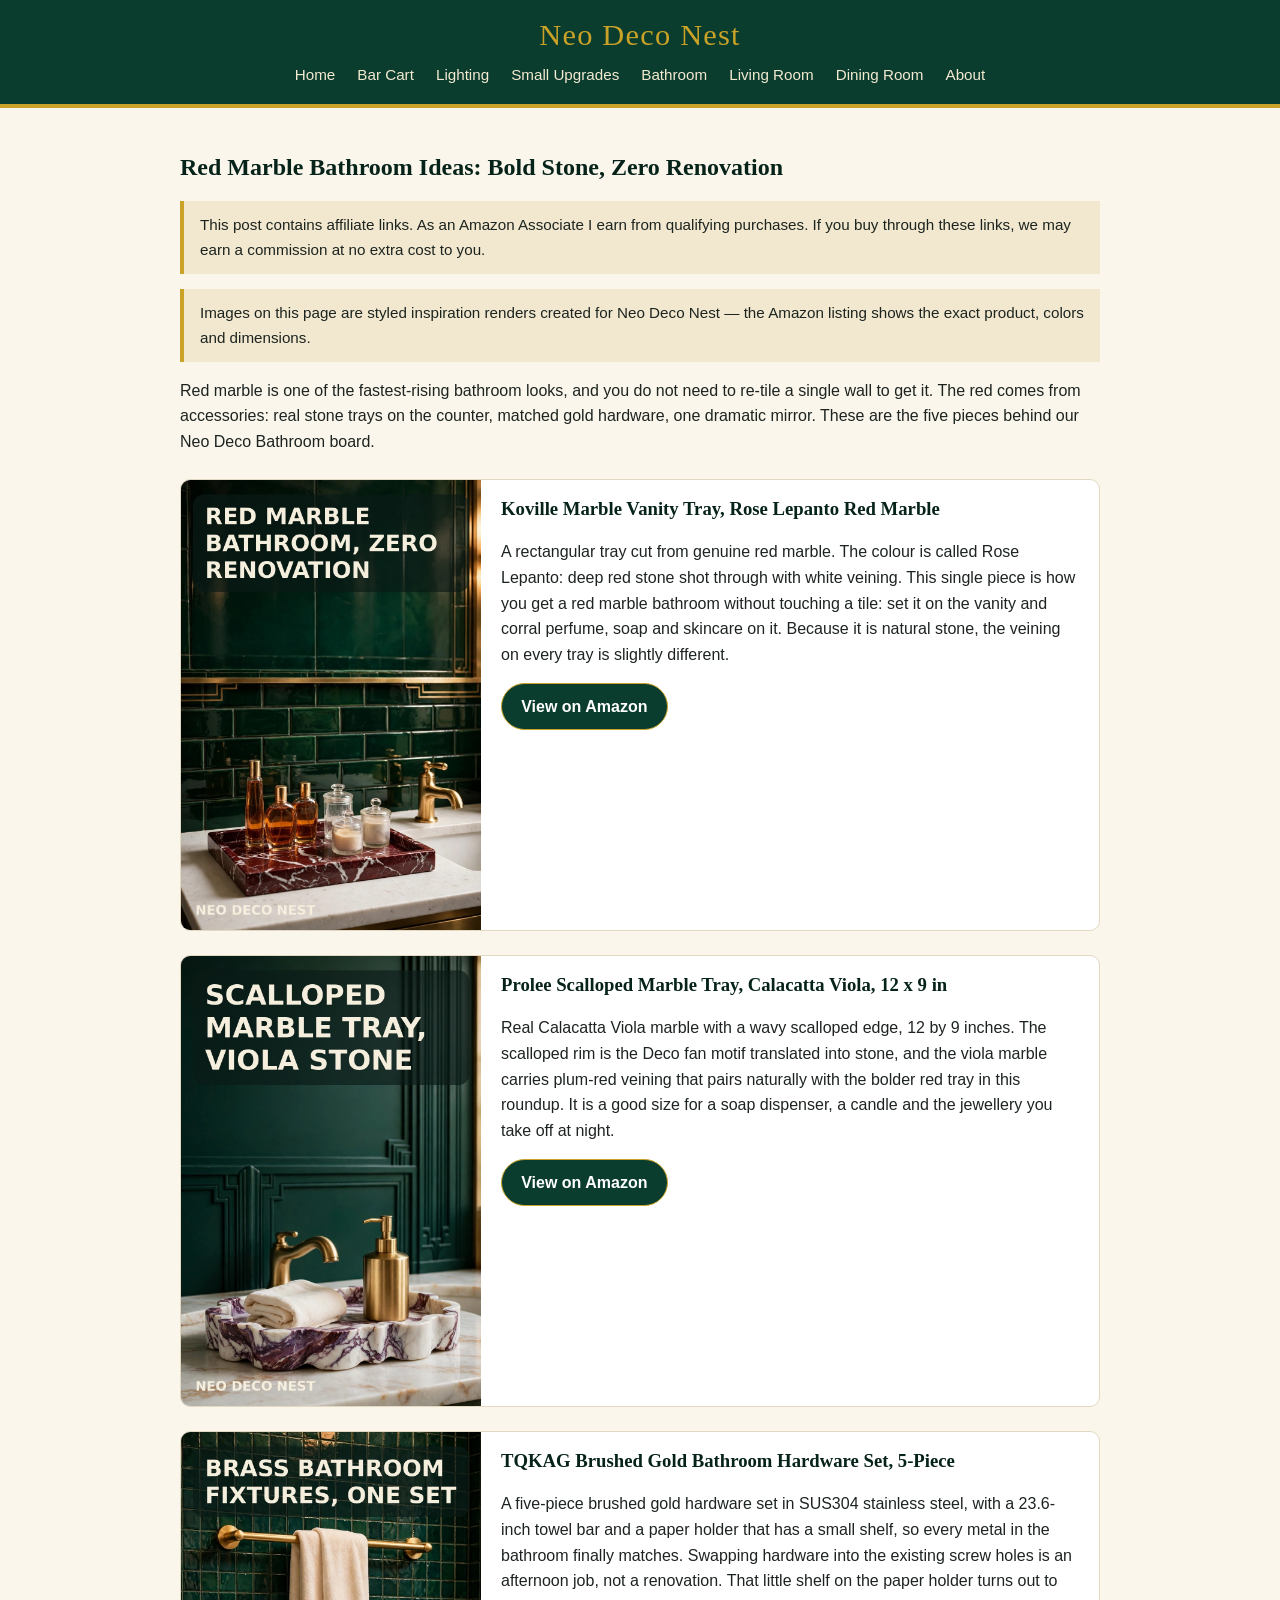
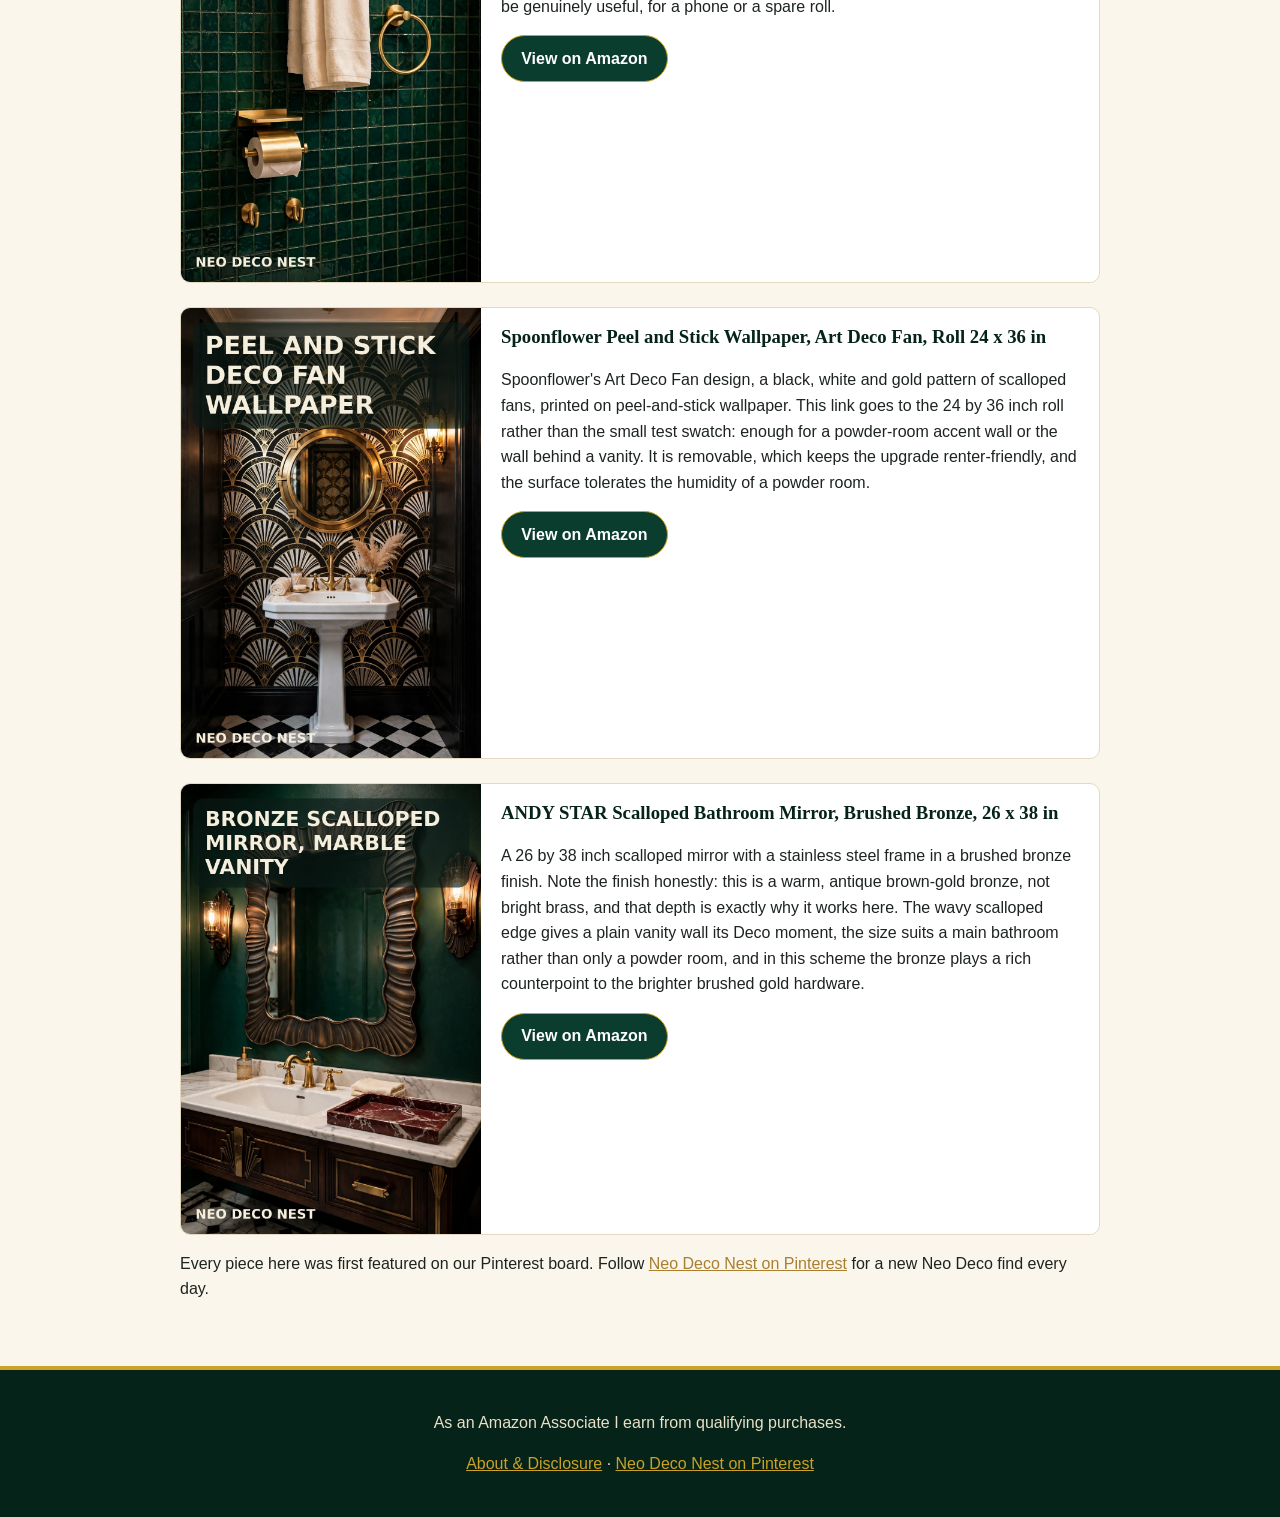
<file: red-marble-bathroom.html>
<!DOCTYPE html>
<html lang="en">
<head>
  <meta charset="utf-8">
  <meta name="viewport" content="width=device-width, initial-scale=1">
  <title>Red Marble Bathroom Ideas: Bold Stone, Zero Renovation | Neo Deco Nest</title>
  <meta name="description" content="A red marble bathroom with no renovation: a Rose Lepanto marble tray, a scalloped marble tray, a brushed gold hardware set, Deco fan wallpaper and a bronze scalloped mirror.">
  <link rel="stylesheet" href="style.css">
</head>
<body>
  <header class="site-header">
    <p class="brand"><a href="index.html">Neo Deco Nest</a></p>
    <nav class="site-nav">
      <a href="index.html">Home</a>
      <a href="art-deco-bar-cart.html">Bar Cart</a>
      <a href="neo-deco-lighting.html">Lighting</a>
      <a href="brass-small-upgrades.html">Small Upgrades</a>
      <a href="red-marble-bathroom.html">Bathroom</a>
      <a href="neo-deco-living-room.html">Living Room</a>
      <a href="neo-deco-dining-room.html">Dining Room</a>
      <a href="about.html">About</a>
    </nav>
  </header>
  <main>
    <article class="roundup">
      <h1>Red Marble Bathroom Ideas: Bold Stone, Zero Renovation</h1>
      <p class="disclosure">This post contains affiliate links. As an Amazon Associate I earn from qualifying purchases. If you buy through these links, we may earn a commission at no extra cost to you.</p>
      <p class="disclosure">Images on this page are styled inspiration renders created for Neo Deco Nest — the Amazon listing shows the exact product, colors and dimensions.</p>
      <p class="intro">Red marble is one of the fastest-rising bathroom looks, and you do not need to re-tile a single wall to get it. The red comes from accessories: real stone trays on the counter, matched gold hardware, one dramatic mirror. These are the five pieces behind our Neo Deco Bathroom board.</p>
      <div class="product-list">
      <article class="product">
        <img src="assets/red-marble-tray.jpg" alt="Red marble vanity tray with white veining on a bathroom counter" loading="lazy">
        <div class="product-body">
          <h3>Koville Marble Vanity Tray, Rose Lepanto Red Marble</h3>
          <p>A rectangular tray cut from genuine red marble. The colour is called Rose Lepanto: deep red stone shot through with white veining. This single piece is how you get a red marble bathroom without touching a tile: set it on the vanity and corral perfume, soap and skincare on it. Because it is natural stone, the veining on every tray is slightly different.</p>
          <p><a class="btn" href="https://www.amazon.com/Koville-Tray-Countertop-Rectangular-Decorative/dp/B0GDCW83ZN?th=1&amp;linkCode=ll2&amp;tag=nd-b4p01-20&amp;linkId=27e7bdd3b86f21db6656fc8b8fc6dcd0&amp;language=en_US&amp;gaOptInStatus=true&amp;ref_=as_li_ss_tl" rel="sponsored nofollow noopener">View on Amazon</a></p>
        </div>
      </article>
      <article class="product">
        <img src="assets/scalloped-marble-tray.jpg" alt="Scalloped Calacatta Viola marble tray on a bathroom counter" loading="lazy">
        <div class="product-body">
          <h3>Prolee Scalloped Marble Tray, Calacatta Viola, 12 x 9 in</h3>
          <p>Real Calacatta Viola marble with a wavy scalloped edge, 12 by 9 inches. The scalloped rim is the Deco fan motif translated into stone, and the viola marble carries plum-red veining that pairs naturally with the bolder red tray in this roundup. It is a good size for a soap dispenser, a candle and the jewellery you take off at night.</p>
          <p><a class="btn" href="https://www.amazon.com/Bathroom-Scalloped-Kitchen-Counter-Calacatta/dp/B0DKS8XNFQ?crid=1BCHZIOLJFCB0&amp;dib=eyJ2IjoiMSJ9.[base64].Sfm05rBvFW_jk2k1qhB63SZSsFhXnbUR-KekBPpeEro&amp;dib_tag=se&amp;keywords=scalloped%2Bmarble%2Bvanity%2Btray&amp;qid=1794498947&amp;s=home-garden&amp;sprefix=scalloped%2Bmarble%2Bvanity%2Btray%2Cgarden%2C451&amp;sr=1-6&amp;th=1&amp;linkCode=ll2&amp;tag=nd-b4p02-20&amp;linkId=6ae2d008f2815823e868cbf432bf5a38&amp;language=en_US&amp;gaOptInStatus=true&amp;ref_=as_li_ss_tl" rel="sponsored nofollow noopener">View on Amazon</a></p>
        </div>
      </article>
      <article class="product">
        <img src="assets/bathroom-hardware-set.jpg" alt="Brushed gold bathroom hardware set mounted on a bathroom wall" loading="lazy">
        <div class="product-body">
          <h3>TQKAG Brushed Gold Bathroom Hardware Set, 5-Piece</h3>
          <p>A five-piece brushed gold hardware set in SUS304 stainless steel, with a 23.6-inch towel bar and a paper holder that has a small shelf, so every metal in the bathroom finally matches. Swapping hardware into the existing screw holes is an afternoon job, not a renovation. That little shelf on the paper holder turns out to be genuinely useful, for a phone or a spare roll.</p>
          <p><a class="btn" href="https://www.amazon.com/TQKAG-Bathroom-Hardware-Stainless-Accessories/dp/B0F8QT74Y9?th=1&amp;linkCode=ll2&amp;tag=nd-b4p03-20&amp;linkId=65cec1986816ecdd0470cd2c4eb58862&amp;language=en_US&amp;gaOptInStatus=true&amp;ref_=as_li_ss_tl" rel="sponsored nofollow noopener">View on Amazon</a></p>
        </div>
      </article>
      <article class="product">
        <img src="assets/deco-fan-wallpaper.jpg" alt="Black white and gold Art Deco fan peel and stick wallpaper in a powder room" loading="lazy">
        <div class="product-body">
          <h3>Spoonflower Peel and Stick Wallpaper, Art Deco Fan, Roll 24 x 36 in</h3>
          <p>Spoonflower&#x27;s Art Deco Fan design, a black, white and gold pattern of scalloped fans, printed on peel-and-stick wallpaper. This link goes to the 24 by 36 inch roll rather than the small test swatch: enough for a powder-room accent wall or the wall behind a vanity. It is removable, which keeps the upgrade renter-friendly, and the surface tolerates the humidity of a powder room.</p>
          <p><a class="btn" href="https://www.amazon.com/dp/B0BY3T97DS?lv=shuf&amp;channelId=500&amp;plpRedirect=mhFallback&amp;th=1&amp;linkCode=ll2&amp;tag=nd-b4p04-20&amp;linkId=f687548c766de132d3c01d3be68d7f0a&amp;language=en_US&amp;gaOptInStatus=true&amp;ref_=as_li_ss_tl" rel="sponsored nofollow noopener">View on Amazon</a></p>
        </div>
      </article>
      <article class="product">
        <img src="assets/bronze-scalloped-mirror.jpg" alt="Scalloped mirror with a brushed bronze frame above a bathroom vanity" loading="lazy">
        <div class="product-body">
          <h3>ANDY STAR Scalloped Bathroom Mirror, Brushed Bronze, 26 x 38 in</h3>
          <p>A 26 by 38 inch scalloped mirror with a stainless steel frame in a brushed bronze finish. Note the finish honestly: this is a warm, antique brown-gold bronze, not bright brass, and that depth is exactly why it works here. The wavy scalloped edge gives a plain vanity wall its Deco moment, the size suits a main bathroom rather than only a powder room, and in this scheme the bronze plays a rich counterpoint to the brighter brushed gold hardware.</p>
          <p><a class="btn" href="https://www.amazon.com/ANDY-STAR-Scalloped-Bathroom-Aesthetic/dp/B0D69YBRPQ?th=1&amp;linkCode=ll2&amp;tag=nd-b4p05-20&amp;linkId=076e9831d41d28954fe7c909d5561009&amp;language=en_US&amp;gaOptInStatus=true&amp;ref_=as_li_ss_tl" rel="sponsored nofollow noopener">View on Amazon</a></p>
        </div>
      </article>
      </div>
      <p class="closing">Every piece here was first featured on our Pinterest board. Follow <a href="https://www.pinterest.com/neodeconesthome/" rel="noopener">Neo Deco Nest on Pinterest</a> for a new Neo Deco find every day.</p>
    </article>
  </main>
  <footer class="site-footer">
    <p>As an Amazon Associate I earn from qualifying purchases.</p>
    <p><a href="about.html">About &amp; Disclosure</a> &middot; <a href="https://www.pinterest.com/neodeconesthome/" rel="noopener">Neo Deco Nest on Pinterest</a></p>
  </footer>
</body>
</html>
</file>
<file: style.css>
:root {
  --emerald: #0b3d2e;
  --emerald-deep: #06231a;
  --gold: #c9a227;
  --brass: #a97e2f;
  --cream: #faf6ec;
  --ink: #1d2420;
  --muted: #5c665f;
  --line: #e3d9c2;
}

* { box-sizing: border-box; }

body {
  margin: 0;
  font-family: -apple-system, BlinkMacSystemFont, "Segoe UI", Roboto, Helvetica, Arial, sans-serif;
  background: var(--cream);
  color: var(--ink);
  line-height: 1.6;
}

h1, h2, h3, .brand {
  font-family: Georgia, "Times New Roman", serif;
  color: var(--emerald-deep);
  line-height: 1.25;
}

a { color: var(--brass); }

.site-header {
  background: var(--emerald);
  padding: 1rem 1.25rem;
  text-align: center;
  border-bottom: 4px solid var(--gold);
}

.brand { margin: 0 0 0.5rem; font-size: 1.9rem; letter-spacing: 0.04em; }
.brand a { color: var(--gold); text-decoration: none; }

.site-nav a {
  color: #f3ead2;
  text-decoration: none;
  margin: 0 0.55rem;
  font-size: 0.95rem;
  white-space: nowrap;
}
.site-nav a:hover { color: var(--gold); text-decoration: underline; }

main {
  max-width: 960px;
  margin: 0 auto;
  padding: 1.5rem 1.25rem 3rem;
}

.hero { text-align: center; padding: 1.5rem 0 0.5rem; }
.hero h1 { font-size: 2.2rem; margin-bottom: 0.75rem; }
.hero p { max-width: 46rem; margin: 0.75rem auto; }

.card-grid {
  display: grid;
  grid-template-columns: repeat(2, 1fr);
  gap: 1.25rem;
  margin-top: 1rem;
}

.card {
  background: #fff;
  border: 1px solid var(--line);
  border-radius: 10px;
  overflow: hidden;
  text-decoration: none;
  color: var(--ink);
  display: block;
}
.card img { width: 100%; height: 260px; object-fit: cover; display: block; }
.card-body { display: block; padding: 0.9rem 1rem 1.1rem; }
.card-body strong { color: var(--emerald); font-size: 1.1rem; }

.disclosure {
  background: #f1e8cf;
  border-left: 4px solid var(--gold);
  padding: 0.75rem 1rem;
  font-size: 0.95rem;
}

.product-list { display: flex; flex-direction: column; gap: 1.5rem; margin-top: 1.5rem; }

.product {
  background: #fff;
  border: 1px solid var(--line);
  border-radius: 10px;
  overflow: hidden;
  display: grid;
  grid-template-columns: 300px 1fr;
}
.product img { width: 100%; height: 100%; min-height: 280px; object-fit: cover; display: block; }
.product-body { padding: 1.1rem 1.25rem; }
.product-body h3 { margin-top: 0; }

.btn {
  display: inline-block;
  background: var(--emerald);
  color: #fff;
  text-decoration: none;
  padding: 0.6rem 1.2rem;
  border-radius: 999px;
  border: 1px solid var(--gold);
  font-weight: 600;
}
.btn:hover { background: var(--emerald-deep); }

.site-footer {
  background: var(--emerald-deep);
  color: #e9e0c8;
  text-align: center;
  padding: 1.5rem 1.25rem;
  border-top: 4px solid var(--gold);
}
.site-footer a { color: var(--gold); }

@media (max-width: 640px) {
  .card-grid { grid-template-columns: 1fr; }
  .product { grid-template-columns: 1fr; }
  .product img { height: 320px; min-height: 0; }
  .hero h1 { font-size: 1.7rem; }
  .brand { font-size: 1.5rem; }
}
</file>
